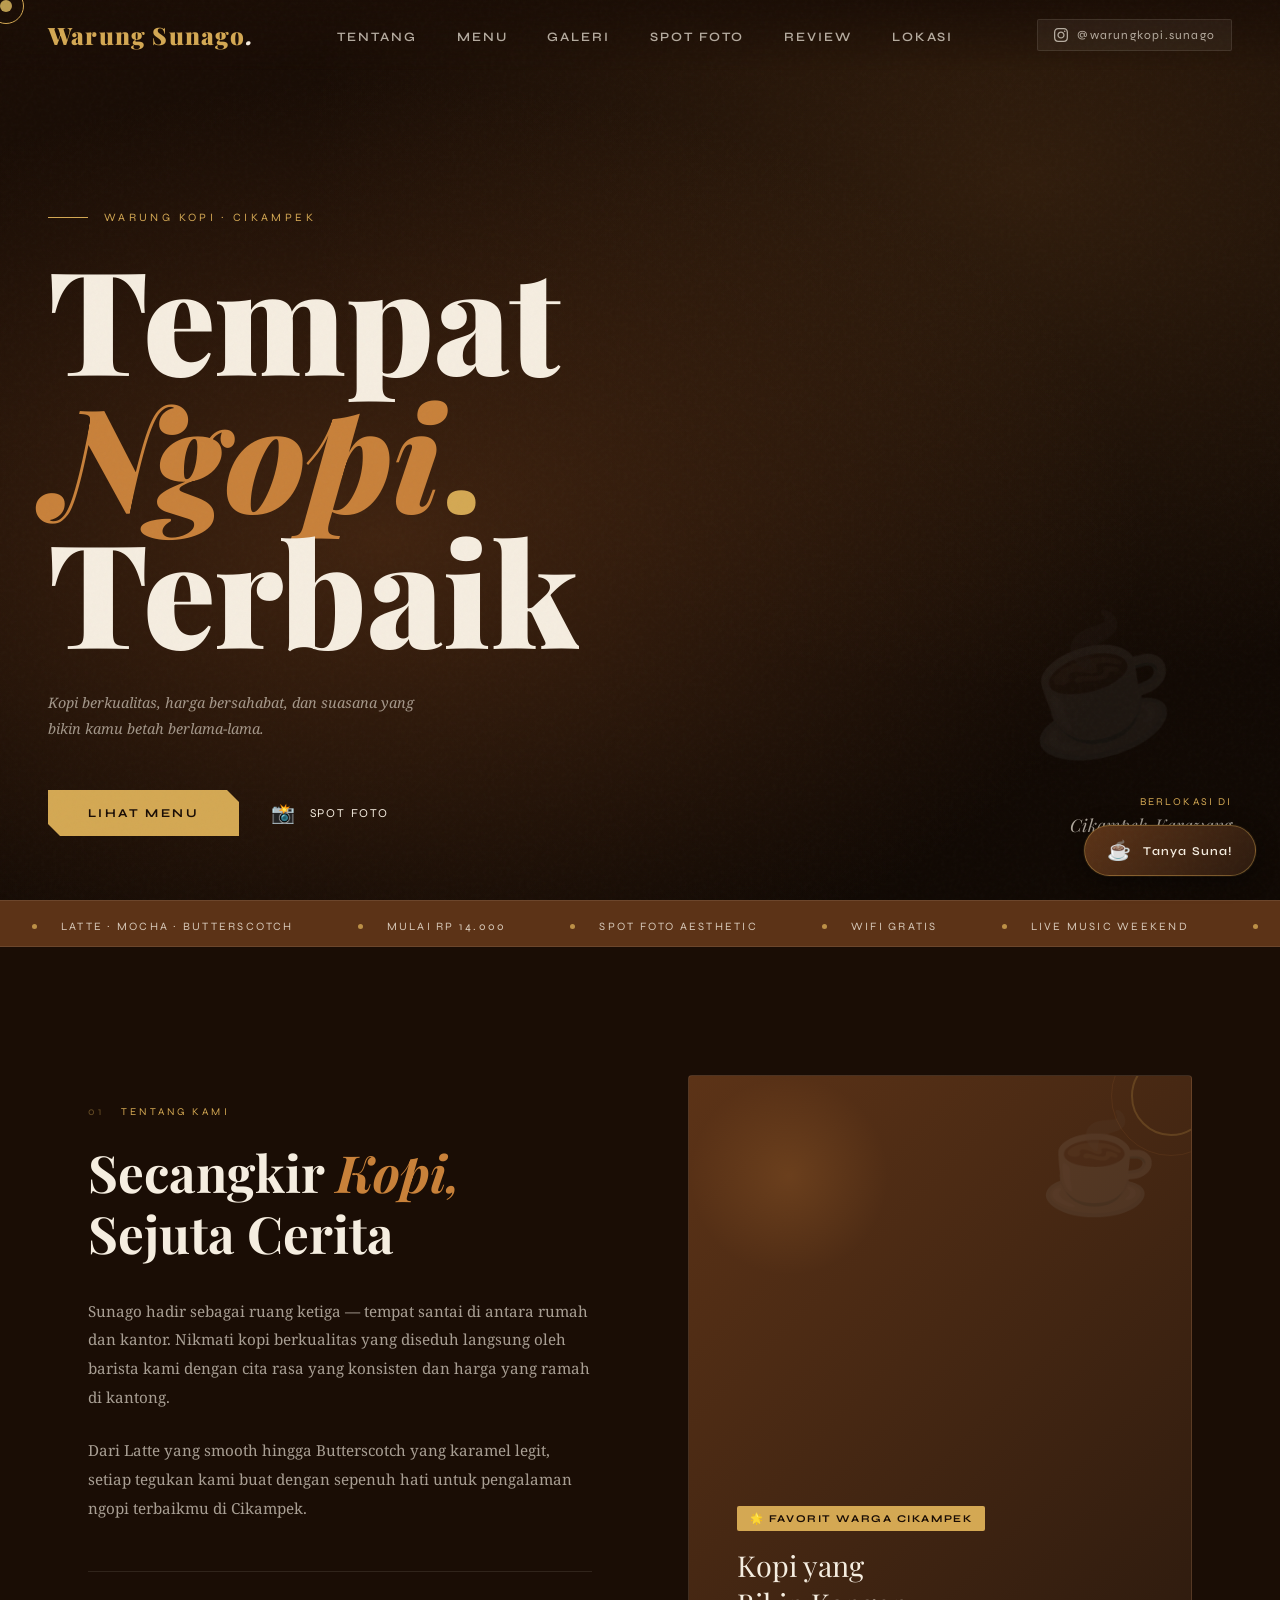
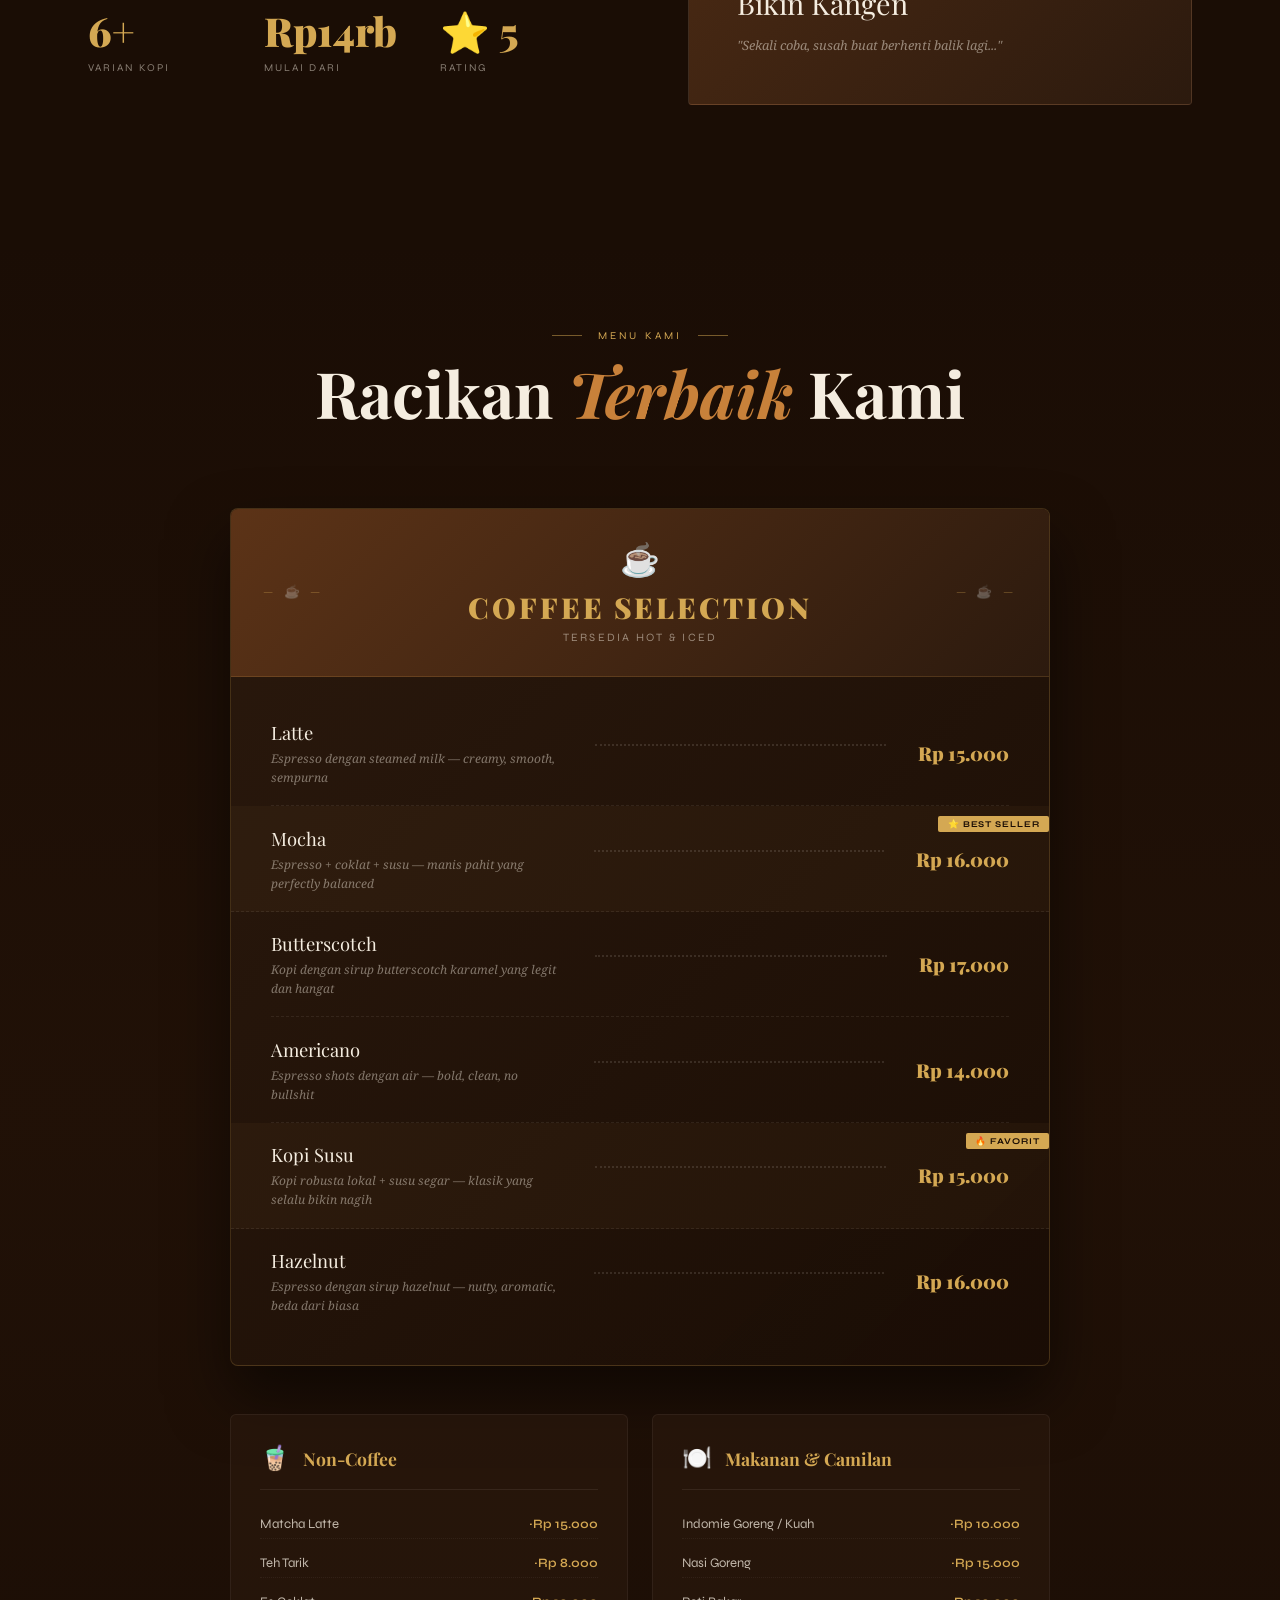
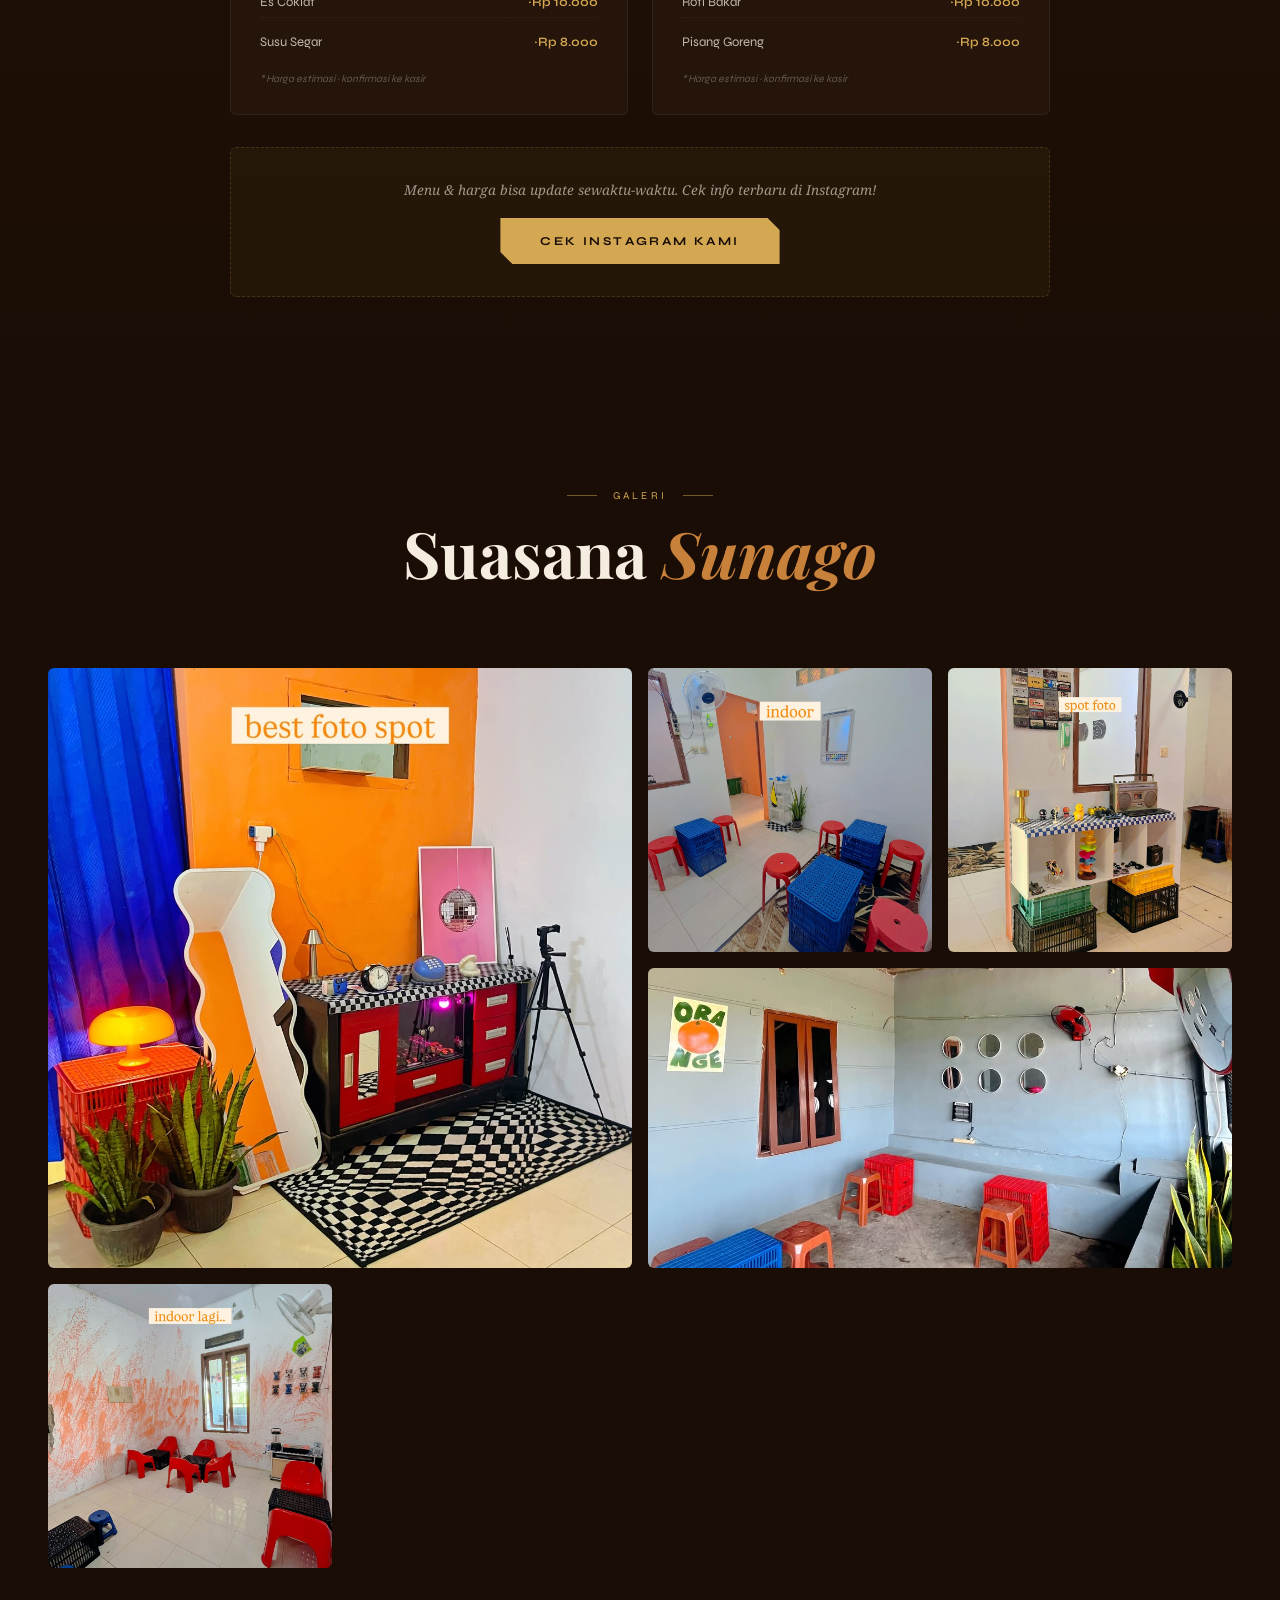
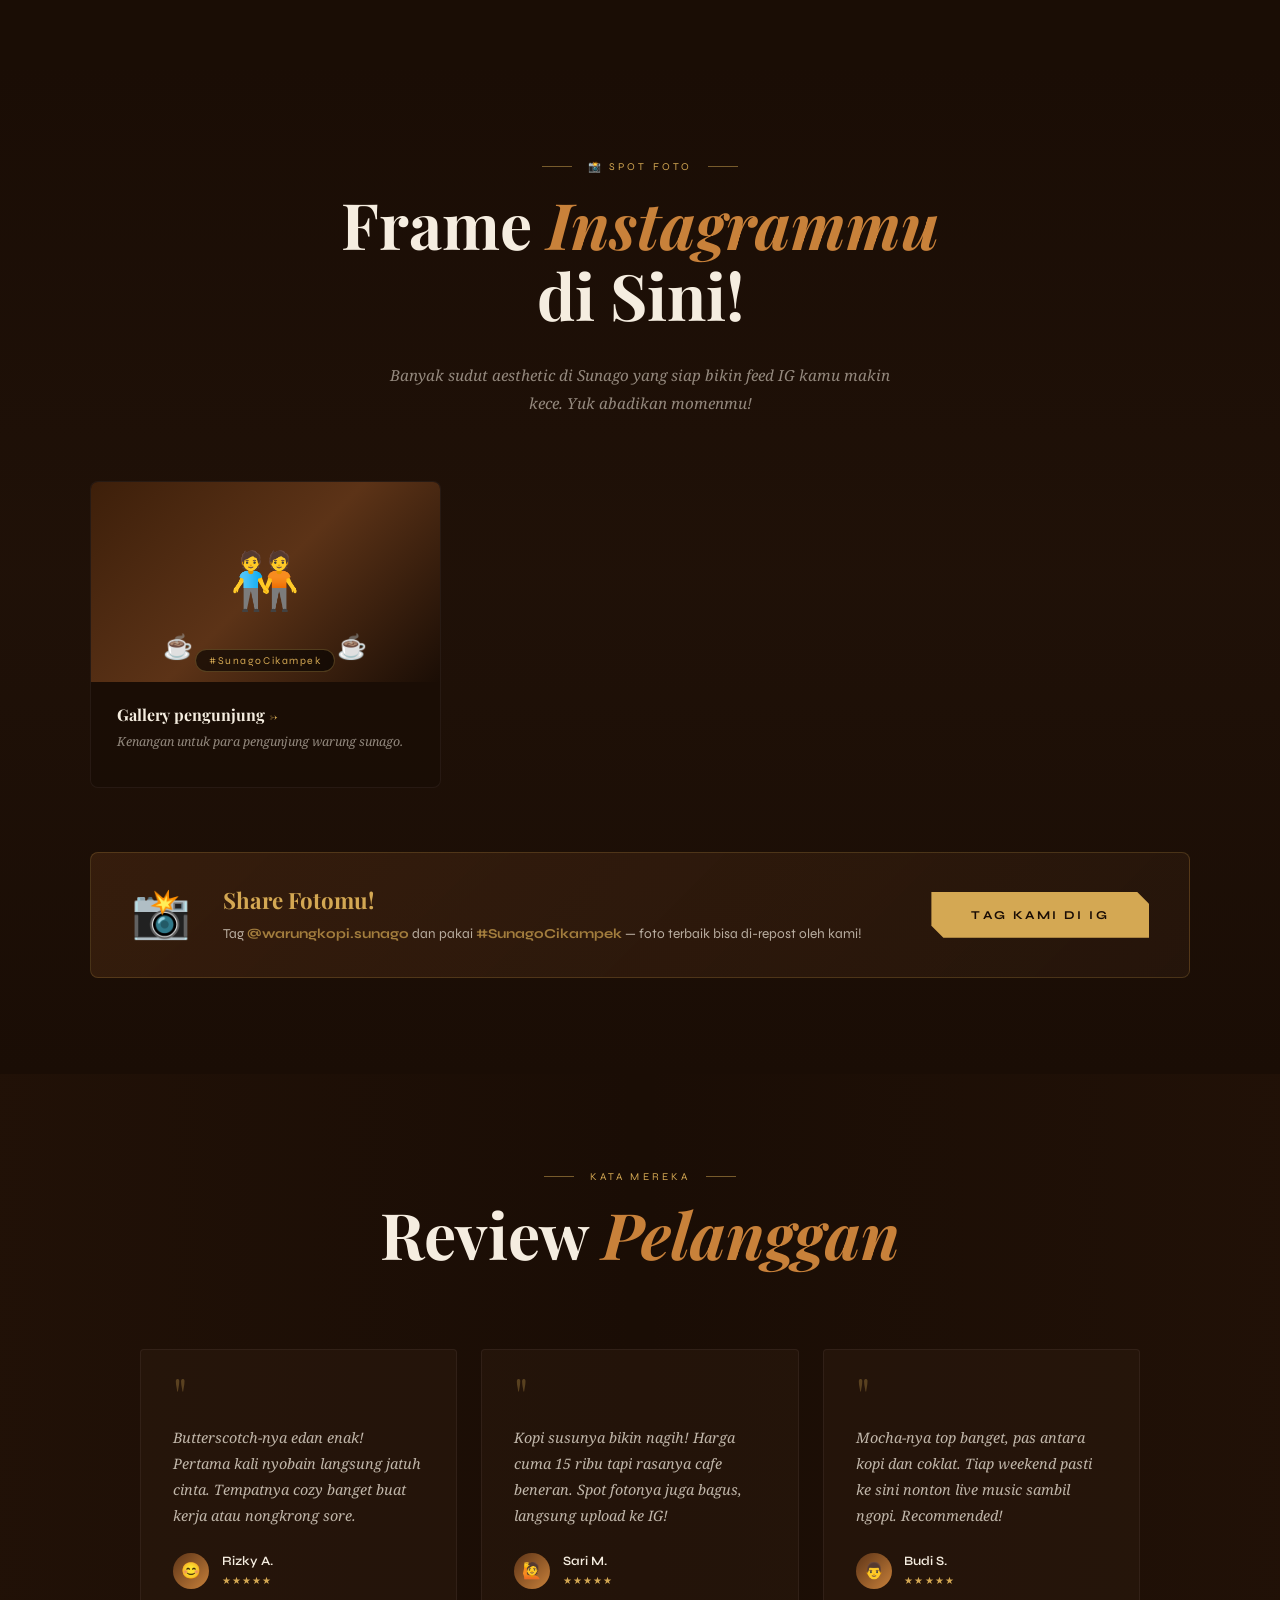
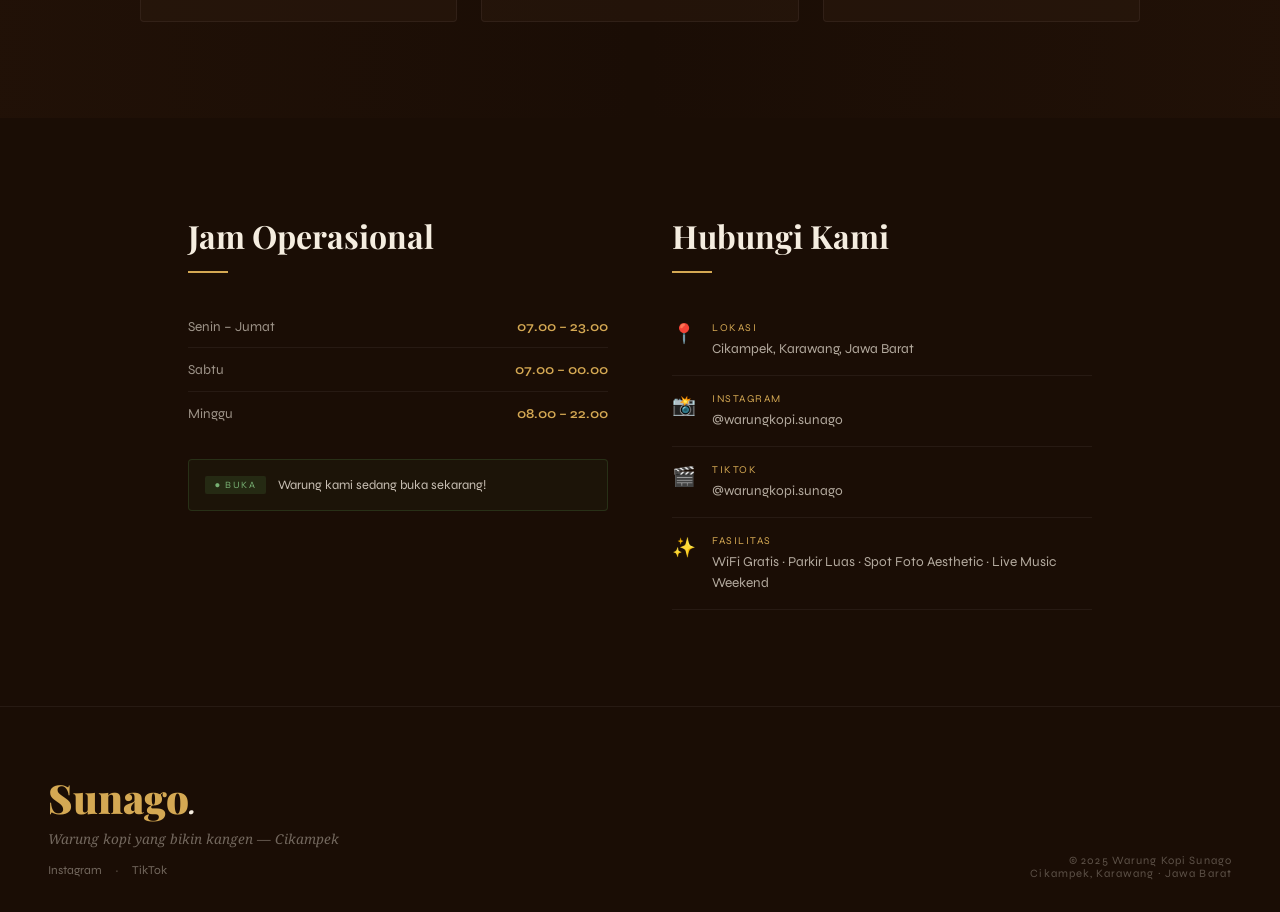
<file: index.html>
<!DOCTYPE html>
<html lang="id">
<head>
  <meta charset="UTF-8">
  <meta name="viewport" content="width=device-width, initial-scale=1.0">
  <title>Sunago. — Warung Kopi Cikampek</title>
  <link rel="preconnect" href="https://fonts.googleapis.com">
  <link href="https://fonts.googleapis.com/css2?family=Playfair+Display:ital,wght@0,700;0,900;1,700&family=Syne:wght@400;600;700&family=Noto+Serif:ital@0;1&display=swap" rel="stylesheet">
  <link rel="stylesheet" href="css/style.css">
</head>
<body>

  <div class="cursor" id="cursor"></div>
  <div class="cursor-ring" id="cursorRing"></div>

  <!-- NAV -->
  <nav id="navbar">
    <a href="#" class="nav-logo">Warung Sunago<span>.</span></a>
    <ul class="nav-links">
      <li><a href="#about">Tentang</a></li>
      <li><a href="#menu">Menu</a></li>
      <li><a href="#gallery">Galeri</a></li>
      <li><a href="./spots/spot-foto-SUPABASE-SUPABASE.html">Spot Foto</a></li>
      <li><a href="#testimoni">Review</a></li>
      <li><a href="#info">Lokasi</a></li>
    </ul>
    <a href="https://www.instagram.com/warungkopi.sunago" target="_blank" class="nav-ig">
      <svg width="14" height="14" fill="currentColor" viewBox="0 0 24 24"><path d="M12 2.163c3.204 0 3.584.012 4.85.07 3.252.148 4.771 1.691 4.919 4.919.058 1.265.069 1.645.069 4.849 0 3.205-.012 3.584-.069 4.849-.149 3.225-1.664 4.771-4.919 4.919-1.266.058-1.644.07-4.85.07-3.204 0-3.584-.012-4.849-.07-3.26-.149-4.771-1.699-4.919-4.92-.058-1.265-.07-1.644-.07-4.849 0-3.204.013-3.583.07-4.849.149-3.227 1.664-4.771 4.919-4.919 1.266-.057 1.645-.069 4.849-.069zm0-2.163c-3.259 0-3.667.014-4.947.072-4.358.2-6.78 2.618-6.98 6.98-.059 1.281-.073 1.689-.073 4.948 0 3.259.014 3.668.072 4.948.2 4.358 2.618 6.78 6.98 6.98 1.281.058 1.689.072 4.948.072 3.259 0 3.668-.014 4.948-.072 4.354-.2 6.782-2.618 6.979-6.98.059-1.28.073-1.689.073-4.948 0-3.259-.014-3.667-.072-4.947-.196-4.354-2.617-6.78-6.979-6.98-1.281-.059-1.69-.073-4.949-.073zm0 5.838c-3.403 0-6.162 2.759-6.162 6.162s2.759 6.163 6.162 6.163 6.162-2.759 6.162-6.163c0-3.403-2.759-6.162-6.162-6.162zm0 10.162c-2.209 0-4-1.79-4-4 0-2.209 1.791-4 4-4s4 1.791 4 4c0 2.21-1.791 4-4 4zm6.406-11.845c-.796 0-1.441.645-1.441 1.44s.645 1.44 1.441 1.44c.795 0 1.439-.645 1.439-1.44s-.644-1.44-1.439-1.44z"/></svg>
      @warungkopi.sunago
    </a>
    <div class="hamburger" id="hamburger"><span></span><span></span><span></span></div>
  </nav>

  <div class="mobile-menu" id="mobileMenu">
    <button class="mobile-menu-close" id="mobileClose">✕</button>
    <a href="#about">Tentang</a>
    <a href="#menu">Menu</a>
    <a href="#gallery">Galeri</a>
    <a href="./spots/spot-foto-SUPABASE.html">Spot Foto</a>
    <a href="#testimoni">Review</a>
    <a href="#info">Lokasi</a>
    <a href="https://www.instagram.com/warungkopi.sunago" target="_blank">Instagram</a>
  </div>

  <!-- HERO -->
  <section id="hero">
    <div class="hero-bg"></div>
    <div class="steam-container">
      <div class="steam"></div><div class="steam"></div><div class="steam"></div>
    </div>
    <div class="coffee-cup-decor">☕</div>
    <div class="hero-eyebrow">Warung Kopi · Cikampek</div>
    <h1 class="hero-title">Tempat<em>Ngopi<span class="hero-period">.</span></em>Terbaik</h1>
    <p class="hero-subtitle">Kopi berkualitas, harga bersahabat, dan suasana yang bikin kamu betah berlama-lama.</p>
    <div class="hero-actions">
      <a href="#menu" class="btn-primary">Lihat Menu</a>
      <a href="./spots/spot-foto-SUPABASE.html" class="btn-ghost"><span>📸</span> Spot Foto</a>
    </div>
    <div class="hero-location">
      <span class="loc-label">Berlokasi di</span>
      <span class="loc-text">Cikampek, Karawang</span>
    </div>
  </section>

  <!-- TICKER -->
  <div class="ticker">
    <div class="ticker-inner">
      <div class="ticker-item"><span class="ticker-dot"></span>Latte · Mocha · Butterscotch</div>
      <div class="ticker-item"><span class="ticker-dot"></span>Mulai Rp 14.000</div>
      <div class="ticker-item"><span class="ticker-dot"></span>Spot Foto Aesthetic</div>
      <div class="ticker-item"><span class="ticker-dot"></span>WiFi Gratis</div>
      <div class="ticker-item"><span class="ticker-dot"></span>Live Music Weekend</div>
      <div class="ticker-item"><span class="ticker-dot"></span>Buka Setiap Hari</div>
      <div class="ticker-item"><span class="ticker-dot"></span>Latte · Mocha · Butterscotch</div>
      <div class="ticker-item"><span class="ticker-dot"></span>Mulai Rp 14.000</div>
      <div class="ticker-item"><span class="ticker-dot"></span>Spot Foto Aesthetic</div>
      <div class="ticker-item"><span class="ticker-dot"></span>WiFi Gratis</div>
      <div class="ticker-item"><span class="ticker-dot"></span>Live Music Weekend</div>
      <div class="ticker-item"><span class="ticker-dot"></span>Buka Setiap Hari</div>
    </div>
  </div>

  <!-- ABOUT -->
  <section id="about">
    <div class="about-content reveal">
      <div class="about-label">Tentang Kami</div>
      <h2 class="about-heading">Secangkir <em>Kopi,</em><br>Sejuta Cerita</h2>
      <p class="about-text">Sunago hadir sebagai ruang ketiga — tempat santai di antara rumah dan kantor. Nikmati kopi berkualitas yang diseduh langsung oleh barista kami dengan cita rasa yang konsisten dan harga yang ramah di kantong.</p>
      <p class="about-text">Dari Latte yang smooth hingga Butterscotch yang karamel legit, setiap tegukan kami buat dengan sepenuh hati untuk pengalaman ngopi terbaikmu di Cikampek.</p>
      <div class="about-stats">
        <div class="stat-item"><span class="stat-num">6+</span><span class="stat-label">Varian Kopi</span></div>
        <div class="stat-item"><span class="stat-num">Rp14rb</span><span class="stat-label">Mulai Dari</span></div>
        <div class="stat-item"><span class="stat-num">⭐ 5</span><span class="stat-label">Rating</span></div>
      </div>
    </div>
    <div class="about-visual reveal">
      <div class="about-card">
        <div class="about-card-glow"></div>
        <div class="about-decor-line"></div>
        <div class="about-decor-line2"></div>
        <div class="about-card-badge">🌟 Favorit Warga Cikampek</div>
        <div class="about-card-title">Kopi yang<br>Bikin Kangen</div>
        <div class="about-card-desc">"Sekali coba, susah buat berhenti balik lagi..."</div>
      </div>
    </div>
  </section>

  <!-- MENU -->
  <section id="menu">
    <div class="section-header reveal">
      <div class="section-label">Menu Kami</div>
      <h2 class="section-title">Racikan <em>Terbaik</em> Kami</h2>
    </div>

    <div class="menu-board reveal">
      <div class="menu-board-header">
        <span class="menu-board-icon">☕</span>
        <h3 class="menu-board-title">Coffee Selection</h3>
        <p class="menu-board-sub">Tersedia Hot &amp; Iced</p>
      </div>
      <div class="menu-board-items">
        <div class="menu-board-item">
          <div class="mbi-left">
            <span class="mbi-name">Latte</span>
            <span class="mbi-desc">Espresso dengan steamed milk — creamy, smooth, sempurna</span>
          </div>
          <div class="mbi-dots"></div>
          <span class="mbi-price">Rp 15.000</span>
        </div>
        <div class="menu-board-item featured">
          <div class="mbi-badge">⭐ Best Seller</div>
          <div class="mbi-left">
            <span class="mbi-name">Mocha</span>
            <span class="mbi-desc">Espresso + coklat + susu — manis pahit yang perfectly balanced</span>
          </div>
          <div class="mbi-dots"></div>
          <span class="mbi-price">Rp 16.000</span>
        </div>
        <div class="menu-board-item">
          <div class="mbi-left">
            <span class="mbi-name">Butterscotch</span>
            <span class="mbi-desc">Kopi dengan sirup butterscotch karamel yang legit dan hangat</span>
          </div>
          <div class="mbi-dots"></div>
          <span class="mbi-price">Rp 17.000</span>
        </div>
        <div class="menu-board-item">
          <div class="mbi-left">
            <span class="mbi-name">Americano</span>
            <span class="mbi-desc">Espresso shots dengan air — bold, clean, no bullshit</span>
          </div>
          <div class="mbi-dots"></div>
          <span class="mbi-price">Rp 14.000</span>
        </div>
        <div class="menu-board-item featured">
          <div class="mbi-badge">🔥 Favorit</div>
          <div class="mbi-left">
            <span class="mbi-name">Kopi Susu</span>
            <span class="mbi-desc">Kopi robusta lokal + susu segar — klasik yang selalu bikin nagih</span>
          </div>
          <div class="mbi-dots"></div>
          <span class="mbi-price">Rp 15.000</span>
        </div>
        <div class="menu-board-item">
          <div class="mbi-left">
            <span class="mbi-name">Hazelnut</span>
            <span class="mbi-desc">Espresso dengan sirup hazelnut — nutty, aromatic, beda dari biasa</span>
          </div>
          <div class="mbi-dots"></div>
          <span class="mbi-price">Rp 16.000</span>
        </div>
      </div>
    </div>

    <div class="menu-sub-grid">
      <div class="menu-sub-card reveal">
        <div class="menu-sub-header"><span>🧋</span><h4>Non-Coffee</h4></div>
        <div class="menu-sub-items">
          <div class="msi-row"><span>Matcha Latte</span><span>~Rp 15.000</span></div>
          <div class="msi-row"><span>Teh Tarik</span><span>~Rp 8.000</span></div>
          <div class="msi-row"><span>Es Coklat</span><span>~Rp 10.000</span></div>
          <div class="msi-row"><span>Susu Segar</span><span>~Rp 8.000</span></div>
        </div>
        <div class="menu-sub-note">* Harga estimasi · konfirmasi ke kasir</div>
      </div>
      <div class="menu-sub-card reveal">
        <div class="menu-sub-header"><span>🍽️</span><h4>Makanan & Camilan</h4></div>
        <div class="menu-sub-items">
          <div class="msi-row"><span>Indomie Goreng / Kuah</span><span>~Rp 10.000</span></div>
          <div class="msi-row"><span>Nasi Goreng</span><span>~Rp 15.000</span></div>
          <div class="msi-row"><span>Roti Bakar</span><span>~Rp 10.000</span></div>
          <div class="msi-row"><span>Pisang Goreng</span><span>~Rp 8.000</span></div>
        </div>
        <div class="menu-sub-note">* Harga estimasi · konfirmasi ke kasir</div>
      </div>
    </div>

    <div class="menu-cta reveal">
      <p>Menu & harga bisa update sewaktu-waktu. Cek info terbaru di Instagram!</p>
      <a href="https://www.instagram.com/warungkopi.sunago" target="_blank" class="btn-primary">Cek Instagram Kami</a>
    </div>
  </section>

  <!-- GALLERY -->
  <section id="gallery">
    <div class="section-header reveal">
      <div class="section-label">Galeri</div>
      <h2 class="section-title">Suasana <em>Sunago</em></h2>
    </div>
    <div class="gallery-grid">
      <div class="gallery-item reveal gi-big">
        <img src="images/4.png" alt="Best Foto Spot Sunago" style="width:100%;height:100%;object-fit:cover;display:block;">
        <div class="gallery-overlay"><span>Best Foto Spot</span></div>
      </div>
      <div class="gallery-item reveal">
        <img src="images/1.png" alt="Indoor Sunago" style="width:100%;height:100%;object-fit:cover;display:block;">
        <div class="gallery-overlay"><span>Indoor — Ruang Tamu</span></div>
      </div>
      <div class="gallery-item reveal">
        <img src="images/3.png" alt="Spot Foto Retro Sunago" style="width:100%;height:100%;object-fit:cover;display:block;">
        <div class="gallery-overlay"><span>Spot Foto Retro</span></div>
      </div>
      <div class="gallery-item reveal gi-wide">
        <img src="images/5.png" alt="Outdoor Sunago" style="width:100%;height:100%;object-fit:cover;display:block;">
        <div class="gallery-overlay"><span>Area Outdoor</span></div>
      </div>
      <div class="gallery-item reveal">
        <img src="images/2.png" alt="Indoor Dinding Artistik Sunago" style="width:100%;height:100%;object-fit:cover;display:block;">
        <div class="gallery-overlay"><span>Indoor — Dinding Artistik</span></div>
      </div>
    </div>
  </section>

  <!-- SPOT FOTO / SELFIE SECTION -->
  <section id="foto">
    <div class="section-header reveal">
      <div class="section-label">📸 Spot Foto</div>
      <h2 class="section-title">Frame <em>Instagrammu</em><br>di Sini!</h2>
    </div>
    <p class="section-desc reveal">Banyak sudut aesthetic di Sunago yang siap bikin feed IG kamu makin kece. Yuk abadikan momenmu!</p>

    <div class="foto-grid">
      <a href="spots/spot-foto-SUPABASE.html" class="foto-card reveal" style="text-decoration:none;display:block;">
        <div class="foto-frame frame-1">
          <div class="foto-scene">
            <div class="foto-person">🧑‍🤝‍🧑</div>
            <div class="foto-props"><div class="foto-cup cup-1">☕</div><div class="foto-cup cup-2">☕</div></div>
          </div>
          <div class="foto-tag">#SunagoCikampek</div>
        </div>
        <div class="foto-info">
          <h4 class="foto-spot-name">Gallery pengunjung <span style="color:var(--gold);font-size:0.8rem">→</span></h4>
          <p class="foto-spot-desc">Kenangan untuk para pengunjung warung sunago.</p>
        </div>
      </a>
    </div>

    <div class="tag-us-cta reveal">
      <div class="tag-us-inner">
        <div class="tag-us-icon">📸</div>
        <div class="tag-us-text">
          <h3>Share Fotomu!</h3>
          <p>Tag <strong>@warungkopi.sunago</strong> dan pakai <strong>#SunagoCikampek</strong> — foto terbaik bisa di-repost oleh kami!</p>
        </div>
        <a href="https://www.instagram.com/warungkopi.sunago" target="_blank" class="btn-primary">Tag Kami di IG</a>
      </div>
    </div>
  </section>

  <!-- TESTIMONI -->
  <section id="testimoni">
    <div class="section-header reveal">
      <div class="section-label">Kata Mereka</div>
      <h2 class="section-title">Review <em>Pelanggan</em></h2>
    </div>
    <div class="testi-grid">
      <div class="testi-card reveal">
        <span class="testi-quote">"</span>
        <p class="testi-text">Butterscotch-nya edan enak! Pertama kali nyobain langsung jatuh cinta. Tempatnya cozy banget buat kerja atau nongkrong sore.</p>
        <div class="testi-author"><div class="testi-avatar">😊</div><div><span class="testi-name">Rizky A.</span><span class="testi-stars">★★★★★</span></div></div>
      </div>
      <div class="testi-card reveal">
        <span class="testi-quote">"</span>
        <p class="testi-text">Kopi susunya bikin nagih! Harga cuma 15 ribu tapi rasanya cafe beneran. Spot fotonya juga bagus, langsung upload ke IG!</p>
        <div class="testi-author"><div class="testi-avatar">🙋</div><div><span class="testi-name">Sari M.</span><span class="testi-stars">★★★★★</span></div></div>
      </div>
      <div class="testi-card reveal">
        <span class="testi-quote">"</span>
        <p class="testi-text">Mocha-nya top banget, pas antara kopi dan coklat. Tiap weekend pasti ke sini nonton live music sambil ngopi. Recommended!</p>
        <div class="testi-author"><div class="testi-avatar">👨</div><div><span class="testi-name">Budi S.</span><span class="testi-stars">★★★★★</span></div></div>
      </div>
    </div>
  </section>

  <!-- INFO -->
  <section id="info">
    <div class="info-block reveal">
      <h3 class="info-title">Jam Operasional</h3>
      <ul class="hours-list">
        <li class="hours-item"><span class="hours-day">Senin – Jumat</span><span class="hours-time">07.00 – 23.00</span></li>
        <li class="hours-item"><span class="hours-day">Sabtu</span><span class="hours-time">07.00 – 00.00</span></li>
        <li class="hours-item"><span class="hours-day">Minggu</span><span class="hours-time">08.00 – 22.00</span></li>
      </ul>
      <div class="status-bar"><span class="hours-status status-open">● Buka</span><span>Warung kami sedang buka sekarang!</span></div>
    </div>
    <div class="info-block reveal">
      <h3 class="info-title">Hubungi Kami</h3>
      <div class="contact-item"><span class="contact-icon">📍</span><div><span class="contact-label">Lokasi</span><span class="contact-value">Cikampek, Karawang, Jawa Barat</span></div></div>
      <div class="contact-item"><span class="contact-icon">📸</span><div><span class="contact-label">Instagram</span><span class="contact-value"><a href="https://www.instagram.com/warungkopi.sunago" target="_blank">@warungkopi.sunago</a></span></div></div>
      <div class="contact-item"><span class="contact-icon">🎬</span><div><span class="contact-label">TikTok</span><span class="contact-value"><a href="https://www.tiktok.com/@warungkopi.sunago" target="_blank">@warungkopi.sunago</a></span></div></div>
      <div class="contact-item"><span class="contact-icon">✨</span><div><span class="contact-label">Fasilitas</span><span class="contact-value">WiFi Gratis · Parkir Luas · Spot Foto Aesthetic · Live Music Weekend</span></div></div>
    </div>
  </section>

  <footer>
    <div class="footer-inner">
      <div>
        <div class="footer-logo">Sunago<span>.</span></div>
        <div class="footer-tagline">Warung kopi yang bikin kangen — Cikampek</div>
        <div class="footer-socials">
          <a href="https://www.instagram.com/warungkopi.sunago" target="_blank">Instagram</a>
          <span>·</span>
          <a href="https://www.tiktok.com/@warungkopi.sunago" target="_blank">TikTok</a>
        </div>
      </div>
      <div class="footer-copy">© 2025 Warung Kopi Sunago<br>Cikampek, Karawang · Jawa Barat</div>
    </div>
  </footer>

  <button class="scroll-top" id="scrollTop">↑</button>

  <!-- AI AGENT -->
  <div class="ai-widget" id="aiWidget">
    <button class="ai-toggle" id="aiToggle">
      <span class="ai-toggle-icon">☕</span>
      <span class="ai-toggle-label">Tanya Suna!</span>
    </button>
    <div class="ai-panel" id="aiPanel">
      <div class="ai-header">
        <div class="ai-header-info">
          <div class="ai-avatar-sm">☕</div>
          <div>
            <div class="ai-name">Suna — AI Assistant</div>
            <div class="ai-status"><span class="ai-dot"></span>Online sekarang</div>
          </div>
        </div>
        <button class="ai-close" id="aiClose">✕</button>
      </div>
      <div class="ai-messages" id="aiMessages">
        <div class="ai-msg bot">
          <div class="ai-bubble">Halo! Saya <strong>Suna</strong>, asisten virtual Warung Kopi Sunago ☕<br><br>Mau tanya soal menu, harga, lokasi, atau spot foto? Tanya aja!</div>
        </div>
        <div class="ai-quick-replies" id="quickReplies">
          <button class="quick-btn">Menu kopi apa aja?</button>
          <button class="quick-btn">Latte harganya berapa?</button>
          <button class="quick-btn">Jam berapa buka?</button>
          <button class="quick-btn">Ada spot foto?</button>
        </div>
      </div>
      <div class="ai-typing" id="aiTyping" style="display:none"><span></span><span></span><span></span></div>
      <div class="ai-input-area">
        <input type="text" id="aiInput" class="ai-input" placeholder="Ketik pesanmu...">
        <button class="ai-send" id="aiSend">
          <svg width="16" height="16" fill="none" stroke="currentColor" stroke-width="2" viewBox="0 0 24 24"><path d="M22 2L11 13M22 2L15 22l-4-9-9-4 20-7z"/></svg>
        </button>
      </div>
    </div>
  </div>

  <script src="js/main.js"></script>
  <script src="js/agent.js"></script>
</body>
</html>
</file>
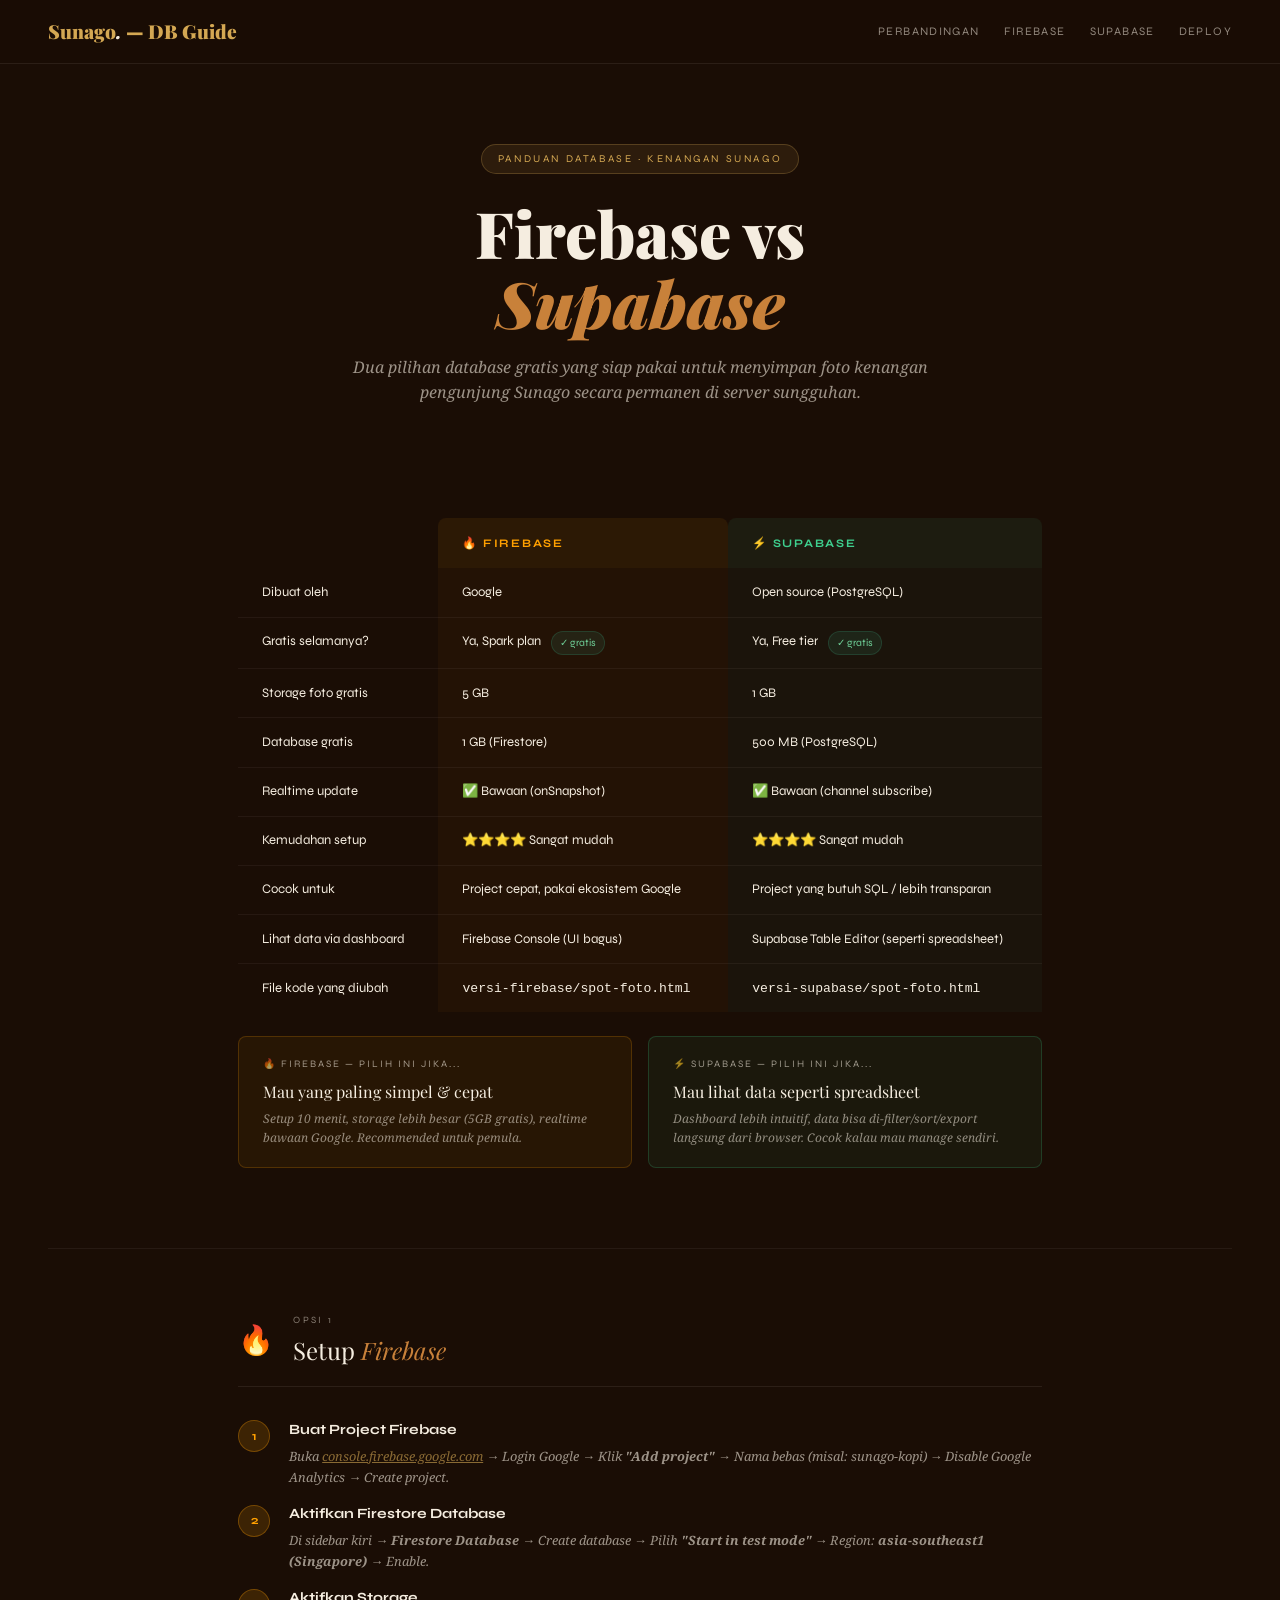
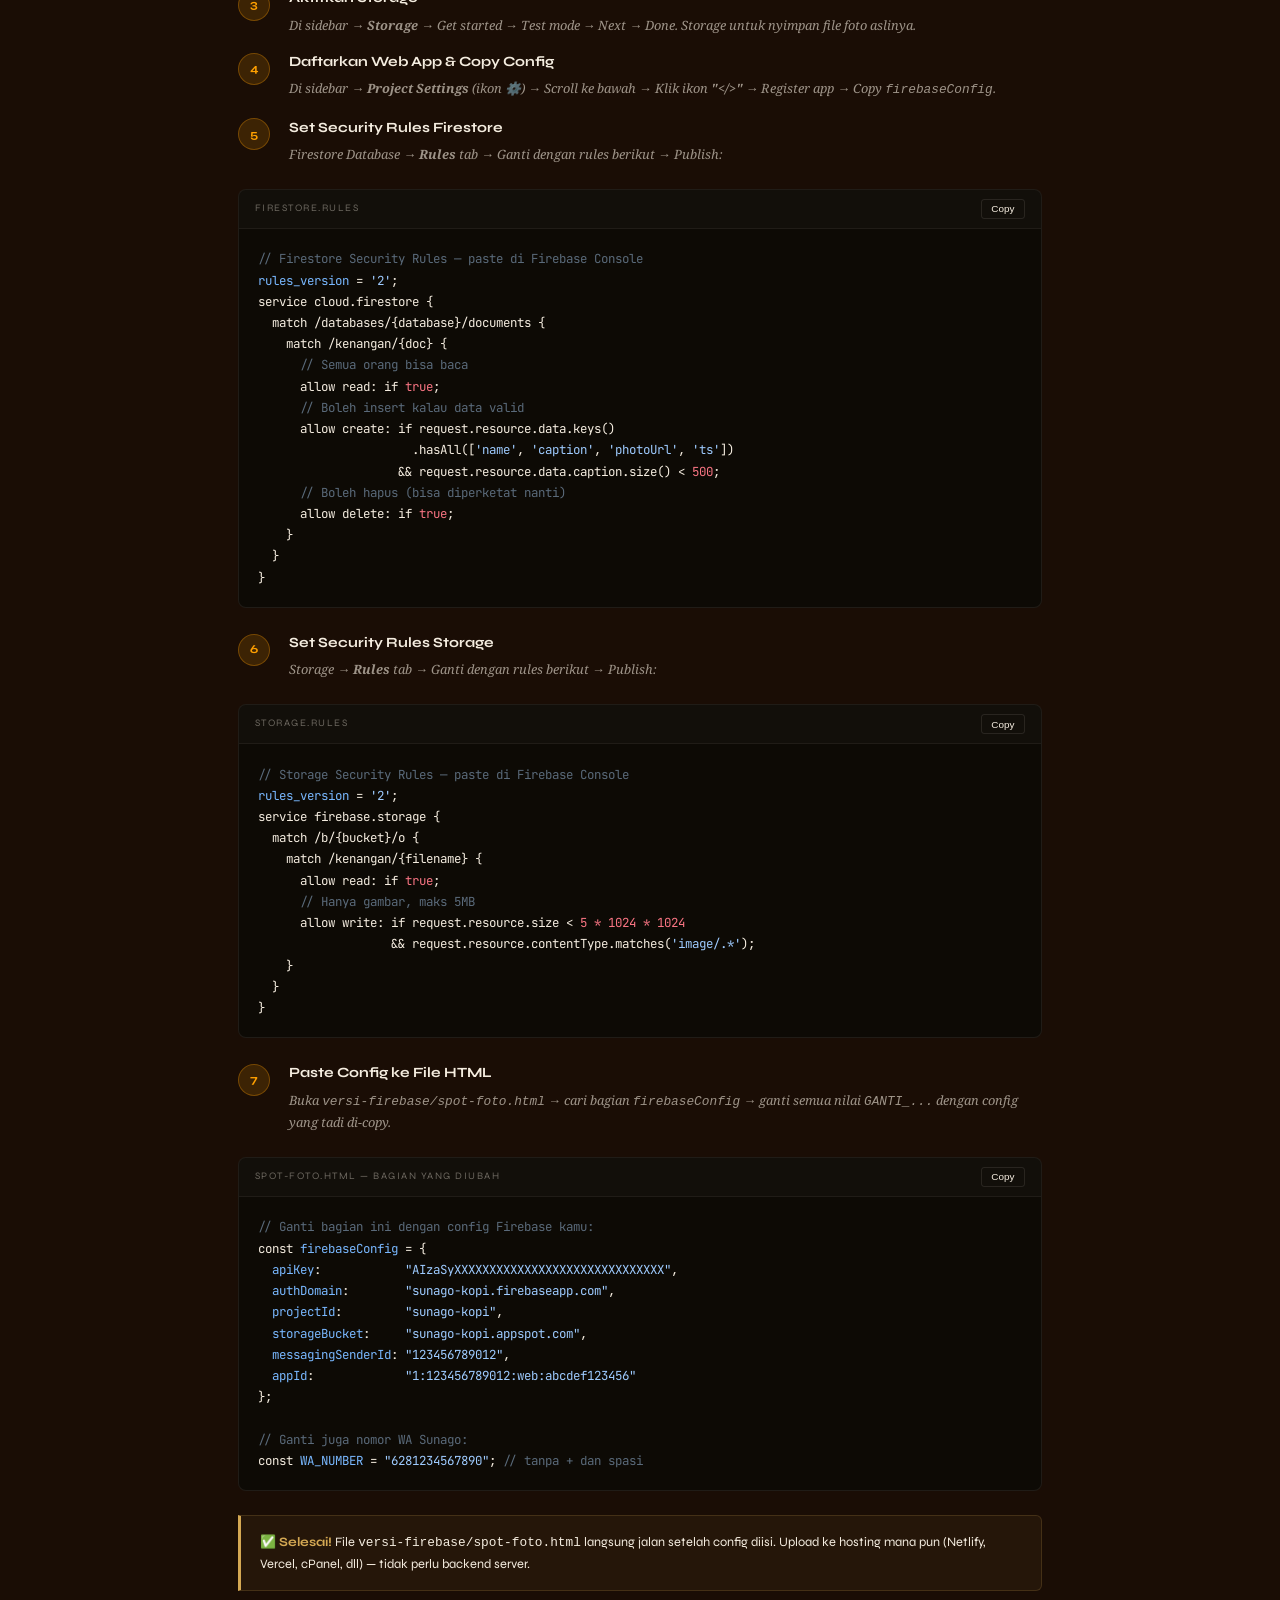
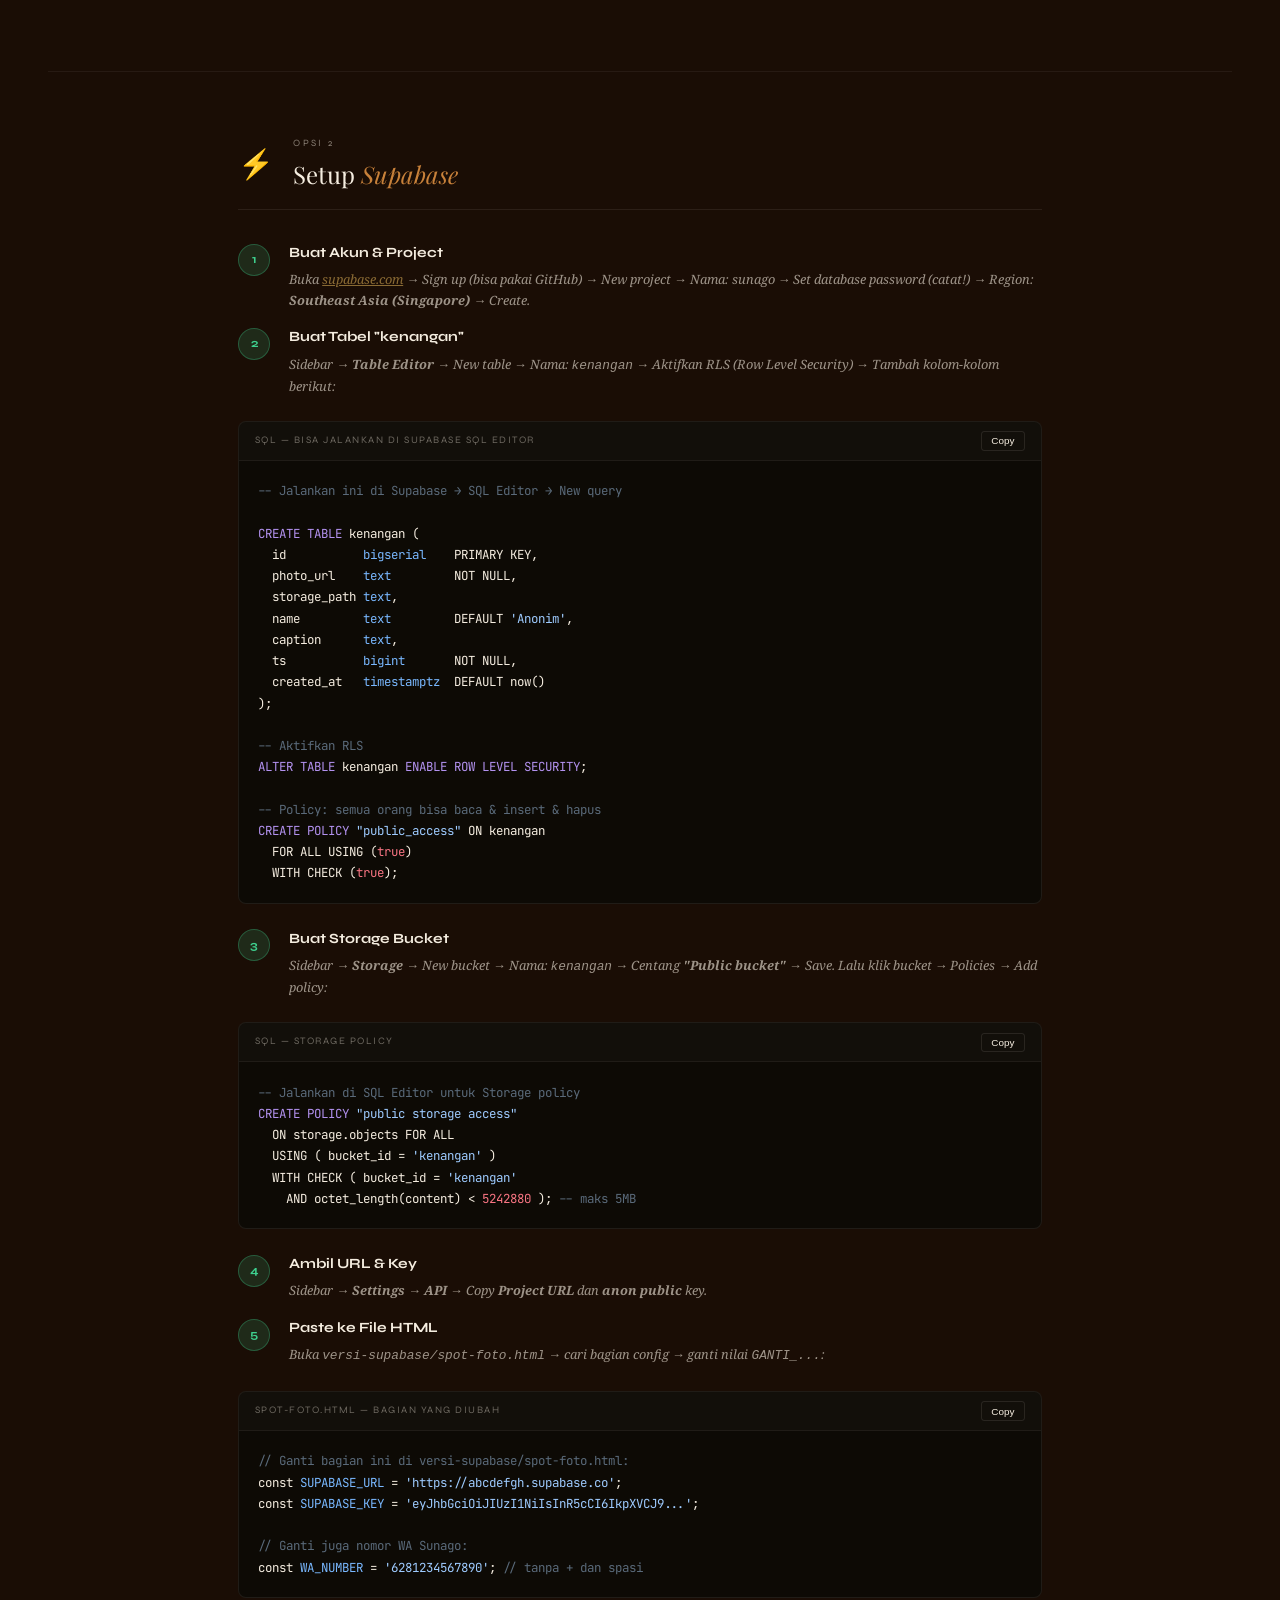
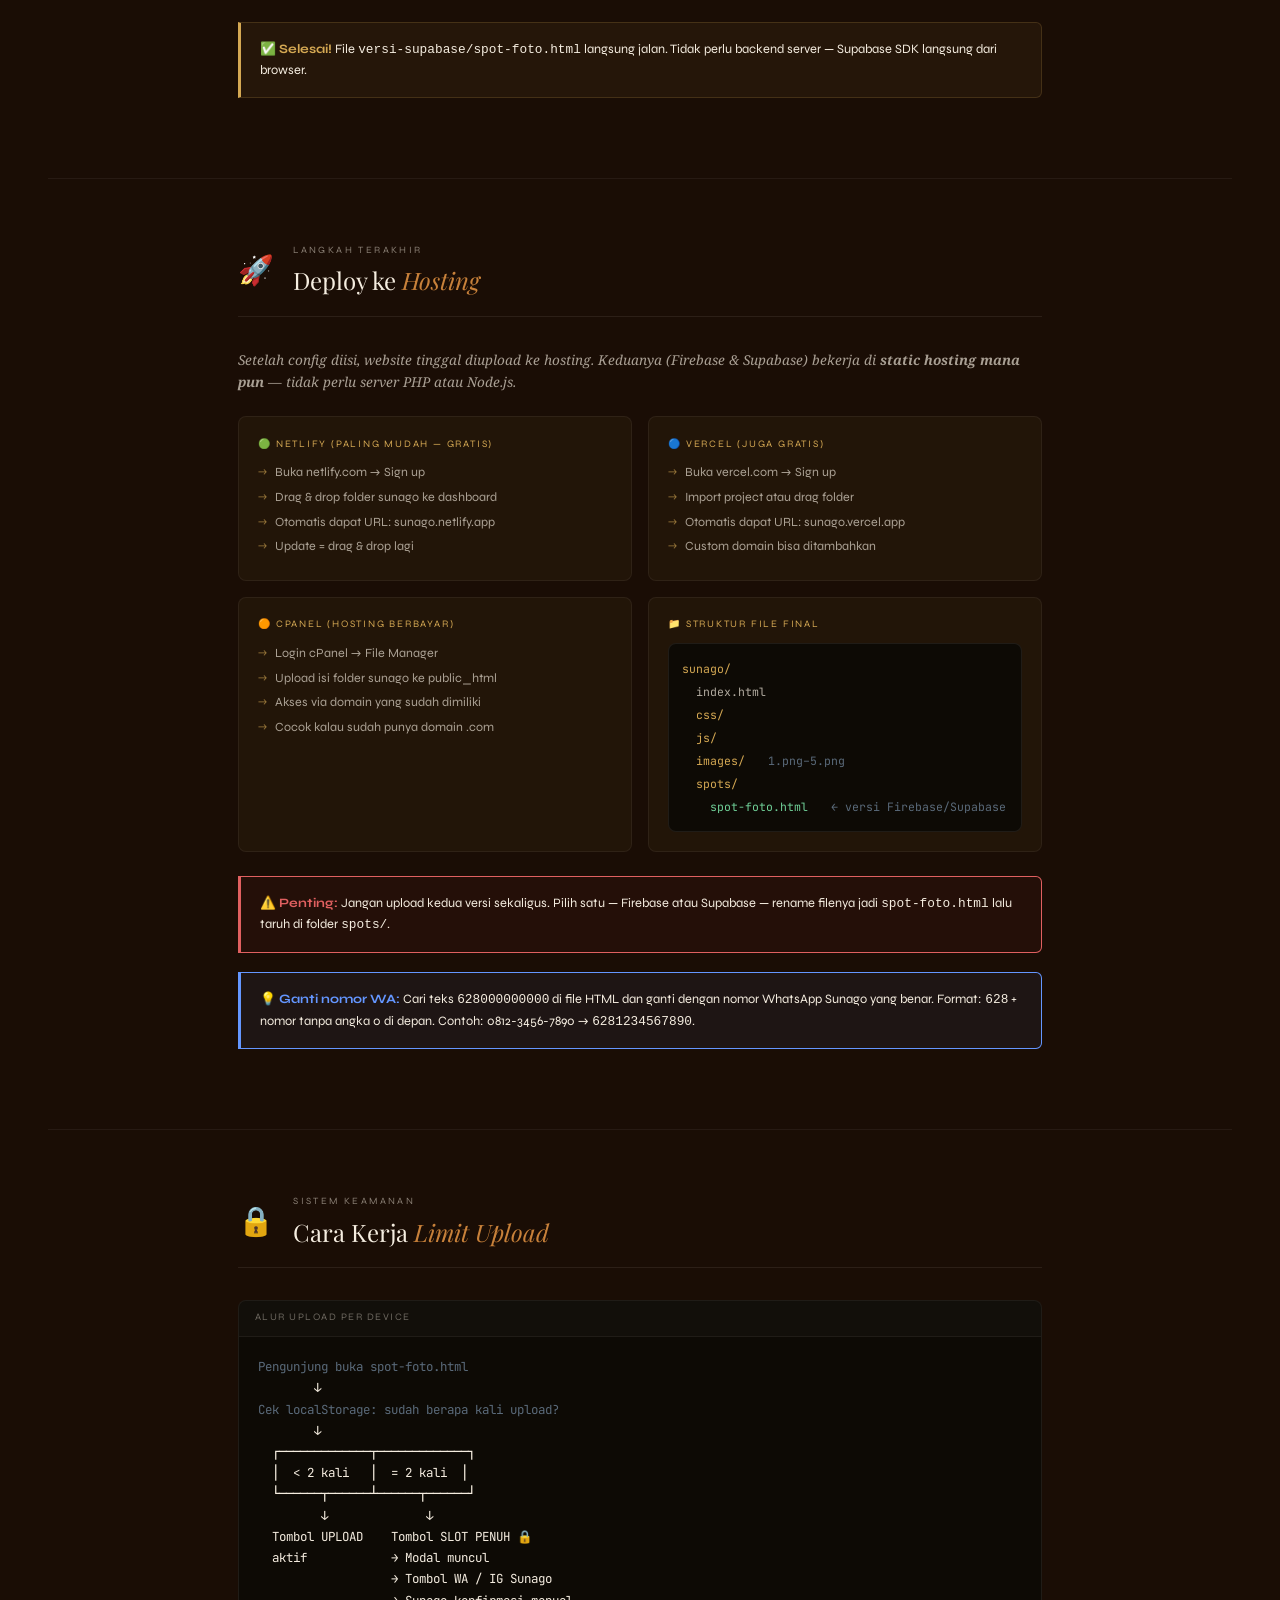
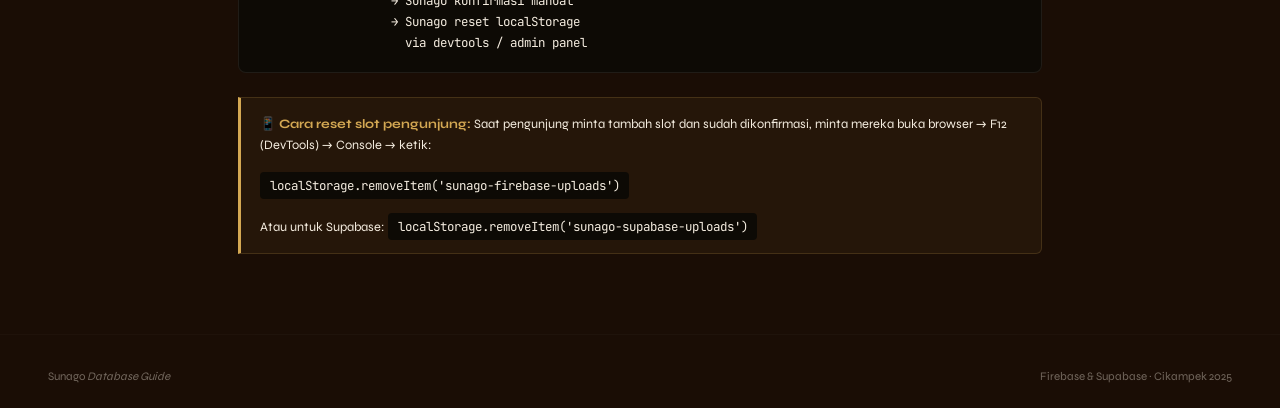
<file: sunago-database-guide/PANDUAN-DATABASE.html>
<!DOCTYPE html>
<html lang="id">
<head>
  <meta charset="UTF-8">
  <meta name="viewport" content="width=device-width, initial-scale=1.0">
  <title>Panduan Database — Kenangan Sunago</title>
  <link href="https://fonts.googleapis.com/css2?family=Playfair+Display:ital,wght@0,700;0,900;1,700&family=Syne:wght@400;600;700;800&family=Noto+Serif:ital@0;1&family=JetBrains+Mono:wght@400;600&display=swap" rel="stylesheet">
  <style>
    :root {
      --cream: #f5ede0; --gold: #d4a853; --caramel: #c8813a;
      --espresso: #1a0d05; --brown-mid: #5c3317; --brown-light: #7a4522;
      --green: #2d6a4f; --blue: #1a4a7a; --surface: #221508;
    }
    *, *::before, *::after { margin:0; padding:0; box-sizing:border-box; }
    html { scroll-behavior: smooth; }
    body { background: var(--espresso); color: var(--cream); font-family: 'Syne', sans-serif; line-height: 1.6; }

    /* NAV */
    nav { position: sticky; top:0; z-index:100; background: rgba(26,13,5,0.97); backdrop-filter: blur(8px); border-bottom: 1px solid rgba(245,237,224,0.08); padding: 1rem 3rem; display: flex; align-items: center; justify-content: space-between; }
    .nav-logo { font-family: 'Playfair Display', serif; font-size: 1.2rem; font-weight: 900; color: var(--gold); }
    .nav-logo em { color: var(--cream); font-style: italic; }
    .nav-links { display: flex; gap: 1.5rem; }
    .nav-links a { color: var(--cream); text-decoration: none; font-size: 0.72rem; letter-spacing: 0.12em; text-transform: uppercase; opacity: 0.55; transition: opacity 0.2s; }
    .nav-links a:hover { opacity: 1; color: var(--gold); }

    /* HERO */
    .hero { padding: 5rem 3rem 4rem; max-width: 900px; margin: 0 auto; text-align: center; }
    .hero-badge { display: inline-block; background: rgba(212,168,83,0.1); border: 1px solid rgba(212,168,83,0.25); color: var(--gold); font-size: 0.65rem; letter-spacing: 0.25em; text-transform: uppercase; padding: 0.35rem 1rem; border-radius: 50px; margin-bottom: 1.5rem; }
    .hero h1 { font-family: 'Playfair Display', serif; font-size: clamp(2rem, 5vw, 4rem); font-weight: 900; line-height: 1.1; margin-bottom: 1rem; }
    .hero h1 em { color: var(--caramel); font-style: italic; }
    .hero p { font-family: 'Noto Serif', serif; font-style: italic; font-size: 1rem; opacity: 0.6; max-width: 580px; margin: 0 auto 3rem; }

    /* COMPARISON TABLE */
    .compare-wrap { max-width: 900px; margin: 0 auto 5rem; padding: 0 3rem; }
    .compare-table { width: 100%; border-collapse: collapse; }
    .compare-table th { padding: 1rem 1.5rem; font-size: 0.72rem; letter-spacing: 0.15em; text-transform: uppercase; text-align: left; }
    .compare-table th:first-child { color: var(--cream); opacity: 0.4; }
    .th-firebase { background: rgba(255,160,0,0.08); border-radius: 8px 8px 0 0; color: #FFA000; }
    .th-supabase { background: rgba(62,207,142,0.08); border-radius: 8px 8px 0 0; color: #3ECF8E; }
    .compare-table td { padding: 0.85rem 1.5rem; font-size: 0.82rem; border-bottom: 1px solid rgba(245,237,224,0.05); vertical-align: top; }
    .compare-table tr:last-child td { border-bottom: none; }
    .compare-table td:nth-child(2) { background: rgba(255,160,0,0.04); }
    .compare-table td:nth-child(3) { background: rgba(62,207,142,0.04); }
    .badge-good { display: inline-block; background: rgba(45,106,79,0.2); border: 1px solid rgba(45,106,79,0.4); color: #6fcf97; font-size: 0.65rem; padding: 0.15rem 0.5rem; border-radius: 50px; margin-left: 0.4rem; }
    .badge-ok { display: inline-block; background: rgba(212,168,83,0.1); border: 1px solid rgba(212,168,83,0.3); color: var(--gold); font-size: 0.65rem; padding: 0.15rem 0.5rem; border-radius: 50px; margin-left: 0.4rem; }
    .verdict { display: flex; gap: 1rem; margin-top: 1.5rem; }
    .verdict-card { flex: 1; border-radius: 8px; padding: 1.2rem 1.5rem; }
    .verdict-firebase { background: rgba(255,160,0,0.06); border: 1px solid rgba(255,160,0,0.2); }
    .verdict-supabase { background: rgba(62,207,142,0.06); border: 1px solid rgba(62,207,142,0.2); }
    .verdict-label { font-size: 0.62rem; letter-spacing: 0.2em; text-transform: uppercase; opacity: 0.6; margin-bottom: 0.4rem; }
    .verdict-title { font-family: 'Playfair Display', serif; font-size: 1rem; margin-bottom: 0.3rem; }
    .verdict-sub { font-size: 0.75rem; opacity: 0.55; font-family: 'Noto Serif', serif; font-style: italic; }

    /* SECTION */
    .section { max-width: 900px; margin: 0 auto 5rem; padding: 0 3rem; }
    .section-header { display: flex; align-items: center; gap: 1.2rem; margin-bottom: 2rem; padding-bottom: 1rem; border-bottom: 1px solid rgba(245,237,224,0.08); }
    .section-icon { font-size: 1.8rem; }
    .section-eyebrow { font-size: 0.6rem; letter-spacing: 0.25em; text-transform: uppercase; opacity: 0.5; margin-bottom: 0.2rem; }
    .section-title { font-family: 'Playfair Display', serif; font-size: 1.5rem; }
    .section-title em { color: var(--caramel); font-style: italic; }

    /* STEPS */
    .steps { display: flex; flex-direction: column; gap: 1rem; }
    .step { display: flex; gap: 1.2rem; align-items: flex-start; }
    .step-num { width: 32px; height: 32px; border-radius: 50%; display: flex; align-items: center; justify-content: center; font-size: 0.75rem; font-weight: 700; flex-shrink: 0; margin-top: 0.1rem; }
    .step-num.firebase { background: rgba(255,160,0,0.15); color: #FFA000; border: 1px solid rgba(255,160,0,0.3); }
    .step-num.supabase { background: rgba(62,207,142,0.15); color: #3ECF8E; border: 1px solid rgba(62,207,142,0.3); }
    .step-body {}
    .step-title { font-weight: 700; font-size: 0.88rem; margin-bottom: 0.3rem; }
    .step-desc { font-size: 0.8rem; opacity: 0.6; font-family: 'Noto Serif', serif; font-style: italic; line-height: 1.6; }
    .step-desc a { color: var(--gold); }

    /* CODE BLOCK */
    .code-block { background: #0d0a05; border: 1px solid rgba(245,237,224,0.08); border-radius: 8px; margin: 1.5rem 0; overflow: hidden; }
    .code-header { display: flex; align-items: center; justify-content: space-between; padding: 0.6rem 1rem; border-bottom: 1px solid rgba(245,237,224,0.06); background: rgba(245,237,224,0.02); }
    .code-lang { font-size: 0.62rem; letter-spacing: 0.15em; text-transform: uppercase; opacity: 0.4; }
    .code-copy { background: none; border: 1px solid rgba(245,237,224,0.1); color: var(--cream); font-size: 0.62rem; padding: 0.2rem 0.6rem; border-radius: 3px; cursor: pointer; transition: all 0.2s; }
    .code-copy:hover { border-color: var(--gold); color: var(--gold); }
    pre { padding: 1.2rem; overflow-x: auto; font-family: 'JetBrains Mono', monospace; font-size: 0.78rem; line-height: 1.7; }
    .c-comment { color: #5a6a7a; }
    .c-key { color: #79b8ff; }
    .c-str { color: #9ecbff; }
    .c-val { color: #f97583; }
    .c-fn { color: #b392f0; }
    .c-gold { color: var(--gold); }

    /* NOTE BOX */
    .note { background: rgba(212,168,83,0.06); border: 1px solid rgba(212,168,83,0.18); border-left: 3px solid var(--gold); border-radius: 0 6px 6px 0; padding: 1rem 1.2rem; margin: 1.2rem 0; font-size: 0.8rem; line-height: 1.6; }
    .note strong { color: var(--gold); }
    .warn { background: rgba(200,60,60,0.06); border-color: #e06060; border-left-color: #e06060; }
    .warn strong { color: #e06060; }
    .info { background: rgba(100,150,255,0.06); border-color: #6496ff; border-left-color: #6496ff; }
    .info strong { color: #6496ff; }

    /* FILE LIST */
    .file-tree { background: #0d0a05; border: 1px solid rgba(245,237,224,0.08); border-radius: 8px; padding: 1.2rem 1.5rem; font-family: 'JetBrains Mono', monospace; font-size: 0.78rem; line-height: 2; }
    .ft-dir { color: var(--gold); }
    .ft-file { color: var(--cream); opacity: 0.7; }
    .ft-new { color: #6fcf97; }
    .ft-note { color: #5a6a7a; margin-left: 1rem; }

    /* DIVIDER */
    .divider { border: none; border-top: 1px solid rgba(245,237,224,0.06); margin: 4rem 3rem; }

    /* QUICK REF */
    .quick-ref { display: grid; grid-template-columns: 1fr 1fr; gap: 1rem; margin-top: 1.5rem; }
    .qr-card { background: var(--surface); border: 1px solid rgba(245,237,224,0.06); border-radius: 8px; padding: 1.2rem; }
    .qr-label { font-size: 0.62rem; letter-spacing: 0.18em; text-transform: uppercase; color: var(--gold); margin-bottom: 0.6rem; display: block; }
    .qr-item { font-size: 0.78rem; opacity: 0.65; display: flex; align-items: center; gap: 0.5rem; margin-bottom: 0.3rem; }
    .qr-item::before { content: '→'; color: var(--gold); font-size: 0.7rem; }

    footer { border-top: 1px solid rgba(245,237,224,0.06); padding: 2rem 3rem; display: flex; justify-content: space-between; align-items: center; opacity: 0.4; font-size: 0.72rem; }

    @media(max-width:700px) {
      nav { padding: 1rem 1.5rem; } .nav-links { display: none; }
      .hero, .compare-wrap, .section { padding-left: 1.5rem; padding-right: 1.5rem; }
      .divider { margin: 3rem 1.5rem; }
      .verdict { flex-direction: column; }
      .quick-ref { grid-template-columns: 1fr; }
      footer { padding: 1.5rem; }
    }
  </style>
</head>
<body>

<nav>
  <div class="nav-logo">Sunago<em>.</em> — DB Guide</div>
  <div class="nav-links">
    <a href="#compare">Perbandingan</a>
    <a href="#firebase">Firebase</a>
    <a href="#supabase">Supabase</a>
    <a href="#deploy">Deploy</a>
  </div>
</nav>

<!-- HERO -->
<div class="hero">
  <div class="hero-badge">Panduan Database · Kenangan Sunago</div>
  <h1>Firebase vs<br><em>Supabase</em></h1>
  <p>Dua pilihan database gratis yang siap pakai untuk menyimpan foto kenangan pengunjung Sunago secara permanen di server sungguhan.</p>
</div>

<!-- COMPARISON -->
<div class="compare-wrap" id="compare">
  <table class="compare-table">
    <thead>
      <tr>
        <th></th>
        <th class="th-firebase">🔥 Firebase</th>
        <th class="th-supabase">⚡ Supabase</th>
      </tr>
    </thead>
    <tbody>
      <tr>
        <td>Dibuat oleh</td>
        <td>Google</td>
        <td>Open source (PostgreSQL)</td>
      </tr>
      <tr>
        <td>Gratis selamanya?</td>
        <td>Ya, Spark plan <span class="badge-good">✓ gratis</span></td>
        <td>Ya, Free tier <span class="badge-good">✓ gratis</span></td>
      </tr>
      <tr>
        <td>Storage foto gratis</td>
        <td>5 GB</td>
        <td>1 GB</td>
      </tr>
      <tr>
        <td>Database gratis</td>
        <td>1 GB (Firestore)</td>
        <td>500 MB (PostgreSQL)</td>
      </tr>
      <tr>
        <td>Realtime update</td>
        <td>✅ Bawaan (onSnapshot)</td>
        <td>✅ Bawaan (channel subscribe)</td>
      </tr>
      <tr>
        <td>Kemudahan setup</td>
        <td>⭐⭐⭐⭐ Sangat mudah</td>
        <td>⭐⭐⭐⭐ Sangat mudah</td>
      </tr>
      <tr>
        <td>Cocok untuk</td>
        <td>Project cepat, pakai ekosistem Google</td>
        <td>Project yang butuh SQL / lebih transparan</td>
      </tr>
      <tr>
        <td>Lihat data via dashboard</td>
        <td>Firebase Console (UI bagus)</td>
        <td>Supabase Table Editor (seperti spreadsheet)</td>
      </tr>
      <tr>
        <td>File kode yang diubah</td>
        <td><code>versi-firebase/spot-foto.html</code></td>
        <td><code>versi-supabase/spot-foto.html</code></td>
      </tr>
    </tbody>
  </table>

  <div class="verdict">
    <div class="verdict-card verdict-firebase">
      <div class="verdict-label">🔥 Firebase — Pilih ini jika...</div>
      <div class="verdict-title">Mau yang paling simpel & cepat</div>
      <div class="verdict-sub">Setup 10 menit, storage lebih besar (5GB gratis), realtime bawaan Google. Recommended untuk pemula.</div>
    </div>
    <div class="verdict-card verdict-supabase">
      <div class="verdict-label">⚡ Supabase — Pilih ini jika...</div>
      <div class="verdict-title">Mau lihat data seperti spreadsheet</div>
      <div class="verdict-sub">Dashboard lebih intuitif, data bisa di-filter/sort/export langsung dari browser. Cocok kalau mau manage sendiri.</div>
    </div>
  </div>
</div>

<hr class="divider">

<!-- ============================================================ FIREBASE -->
<div class="section" id="firebase">
  <div class="section-header">
    <div class="section-icon">🔥</div>
    <div>
      <div class="section-eyebrow">Opsi 1</div>
      <div class="section-title">Setup <em>Firebase</em></div>
    </div>
  </div>

  <div class="steps">
    <div class="step">
      <div class="step-num firebase">1</div>
      <div class="step-body">
        <div class="step-title">Buat Project Firebase</div>
        <div class="step-desc">Buka <a href="https://console.firebase.google.com" target="_blank">console.firebase.google.com</a> → Login Google → Klik <strong>"Add project"</strong> → Nama bebas (misal: <em>sunago-kopi</em>) → Disable Google Analytics → Create project.</div>
      </div>
    </div>
    <div class="step">
      <div class="step-num firebase">2</div>
      <div class="step-body">
        <div class="step-title">Aktifkan Firestore Database</div>
        <div class="step-desc">Di sidebar kiri → <strong>Firestore Database</strong> → Create database → Pilih <strong>"Start in test mode"</strong> → Region: <strong>asia-southeast1 (Singapore)</strong> → Enable.</div>
      </div>
    </div>
    <div class="step">
      <div class="step-num firebase">3</div>
      <div class="step-body">
        <div class="step-title">Aktifkan Storage</div>
        <div class="step-desc">Di sidebar → <strong>Storage</strong> → Get started → Test mode → Next → Done. Storage untuk nyimpan file foto aslinya.</div>
      </div>
    </div>
    <div class="step">
      <div class="step-num firebase">4</div>
      <div class="step-body">
        <div class="step-title">Daftarkan Web App & Copy Config</div>
        <div class="step-desc">Di sidebar → <strong>Project Settings</strong> (ikon ⚙️) → Scroll ke bawah → Klik ikon <strong>"&lt;/&gt;"</strong> → Register app → Copy <code>firebaseConfig</code>.</div>
      </div>
    </div>
    <div class="step">
      <div class="step-num firebase">5</div>
      <div class="step-body">
        <div class="step-title">Set Security Rules Firestore</div>
        <div class="step-desc">Firestore Database → <strong>Rules</strong> tab → Ganti dengan rules berikut → Publish:</div>
      </div>
    </div>
  </div>

  <div class="code-block">
    <div class="code-header">
      <span class="code-lang">firestore.rules</span>
      <button class="code-copy" onclick="copyCode(this)">Copy</button>
    </div>
    <pre><span class="c-comment">// Firestore Security Rules — paste di Firebase Console</span>
<span class="c-key">rules_version</span> = <span class="c-str">'2'</span>;
service cloud.firestore {
  match /databases/{database}/documents {
    match /kenangan/{doc} {
      <span class="c-comment">// Semua orang bisa baca</span>
      allow read: if <span class="c-val">true</span>;
      <span class="c-comment">// Boleh insert kalau data valid</span>
      allow create: if request.resource.data.keys()
                      .hasAll([<span class="c-str">'name'</span>, <span class="c-str">'caption'</span>, <span class="c-str">'photoUrl'</span>, <span class="c-str">'ts'</span>])
                    && request.resource.data.caption.size() < <span class="c-val">500</span>;
      <span class="c-comment">// Boleh hapus (bisa diperketat nanti)</span>
      allow delete: if <span class="c-val">true</span>;
    }
  }
}</pre>
  </div>

  <div class="steps" style="margin-top:1rem">
    <div class="step">
      <div class="step-num firebase">6</div>
      <div class="step-body">
        <div class="step-title">Set Security Rules Storage</div>
        <div class="step-desc">Storage → <strong>Rules</strong> tab → Ganti dengan rules berikut → Publish:</div>
      </div>
    </div>
  </div>

  <div class="code-block">
    <div class="code-header">
      <span class="code-lang">storage.rules</span>
      <button class="code-copy" onclick="copyCode(this)">Copy</button>
    </div>
    <pre><span class="c-comment">// Storage Security Rules — paste di Firebase Console</span>
<span class="c-key">rules_version</span> = <span class="c-str">'2'</span>;
service firebase.storage {
  match /b/{bucket}/o {
    match /kenangan/{filename} {
      allow read: if <span class="c-val">true</span>;
      <span class="c-comment">// Hanya gambar, maks 5MB</span>
      allow write: if request.resource.size < <span class="c-val">5 * 1024 * 1024</span>
                   && request.resource.contentType.matches(<span class="c-str">'image/.*'</span>);
    }
  }
}</pre>
  </div>

  <div class="steps" style="margin-top:1rem">
    <div class="step">
      <div class="step-num firebase">7</div>
      <div class="step-body">
        <div class="step-title">Paste Config ke File HTML</div>
        <div class="step-desc">Buka <code>versi-firebase/spot-foto.html</code> → cari bagian <code>firebaseConfig</code> → ganti semua nilai <code>GANTI_...</code> dengan config yang tadi di-copy.</div>
      </div>
    </div>
  </div>

  <div class="code-block">
    <div class="code-header">
      <span class="code-lang">spot-foto.html — bagian yang diubah</span>
      <button class="code-copy" onclick="copyCode(this)">Copy</button>
    </div>
    <pre><span class="c-comment">// Ganti bagian ini dengan config Firebase kamu:</span>
const <span class="c-key">firebaseConfig</span> = {
  <span class="c-key">apiKey</span>:            <span class="c-str">"AIzaSyXXXXXXXXXXXXXXXXXXXXXXXXXXXXXX"</span>,
  <span class="c-key">authDomain</span>:        <span class="c-str">"sunago-kopi.firebaseapp.com"</span>,
  <span class="c-key">projectId</span>:         <span class="c-str">"sunago-kopi"</span>,
  <span class="c-key">storageBucket</span>:     <span class="c-str">"sunago-kopi.appspot.com"</span>,
  <span class="c-key">messagingSenderId</span>: <span class="c-str">"123456789012"</span>,
  <span class="c-key">appId</span>:             <span class="c-str">"1:123456789012:web:abcdef123456"</span>
};

<span class="c-comment">// Ganti juga nomor WA Sunago:</span>
const <span class="c-key">WA_NUMBER</span> = <span class="c-str">"6281234567890"</span>; <span class="c-comment">// tanpa + dan spasi</span></pre>
  </div>

  <div class="note">
    <strong>✅ Selesai!</strong> File <code>versi-firebase/spot-foto.html</code> langsung jalan setelah config diisi. Upload ke hosting mana pun (Netlify, Vercel, cPanel, dll) — tidak perlu backend server.
  </div>
</div>

<hr class="divider">

<!-- ============================================================ SUPABASE -->
<div class="section" id="supabase">
  <div class="section-header">
    <div class="section-icon">⚡</div>
    <div>
      <div class="section-eyebrow">Opsi 2</div>
      <div class="section-title">Setup <em>Supabase</em></div>
    </div>
  </div>

  <div class="steps">
    <div class="step">
      <div class="step-num supabase">1</div>
      <div class="step-body">
        <div class="step-title">Buat Akun & Project</div>
        <div class="step-desc">Buka <a href="https://supabase.com" target="_blank">supabase.com</a> → Sign up (bisa pakai GitHub) → New project → Nama: <em>sunago</em> → Set database password (catat!) → Region: <strong>Southeast Asia (Singapore)</strong> → Create.</div>
      </div>
    </div>
    <div class="step">
      <div class="step-num supabase">2</div>
      <div class="step-body">
        <div class="step-title">Buat Tabel "kenangan"</div>
        <div class="step-desc">Sidebar → <strong>Table Editor</strong> → New table → Nama: <code>kenangan</code> → Aktifkan RLS (Row Level Security) → Tambah kolom-kolom berikut:</div>
      </div>
    </div>
  </div>

  <div class="code-block">
    <div class="code-header">
      <span class="code-lang">SQL — bisa jalankan di Supabase SQL Editor</span>
      <button class="code-copy" onclick="copyCode(this)">Copy</button>
    </div>
    <pre><span class="c-comment">-- Jalankan ini di Supabase → SQL Editor → New query</span>

<span class="c-fn">CREATE TABLE</span> kenangan (
  id           <span class="c-key">bigserial</span>    PRIMARY KEY,
  photo_url    <span class="c-key">text</span>         NOT NULL,
  storage_path <span class="c-key">text</span>,
  name         <span class="c-key">text</span>         DEFAULT <span class="c-str">'Anonim'</span>,
  caption      <span class="c-key">text</span>,
  ts           <span class="c-key">bigint</span>       NOT NULL,
  created_at   <span class="c-key">timestamptz</span>  DEFAULT now()
);

<span class="c-comment">-- Aktifkan RLS</span>
<span class="c-fn">ALTER TABLE</span> kenangan <span class="c-fn">ENABLE ROW LEVEL SECURITY</span>;

<span class="c-comment">-- Policy: semua orang bisa baca & insert & hapus</span>
<span class="c-fn">CREATE POLICY</span> <span class="c-str">"public_access"</span> ON kenangan
  FOR ALL USING (<span class="c-val">true</span>)
  WITH CHECK (<span class="c-val">true</span>);</pre>
  </div>

  <div class="steps" style="margin-top:1rem">
    <div class="step">
      <div class="step-num supabase">3</div>
      <div class="step-body">
        <div class="step-title">Buat Storage Bucket</div>
        <div class="step-desc">Sidebar → <strong>Storage</strong> → New bucket → Nama: <code>kenangan</code> → Centang <strong>"Public bucket"</strong> → Save. Lalu klik bucket → Policies → Add policy:</div>
      </div>
    </div>
  </div>

  <div class="code-block">
    <div class="code-header">
      <span class="code-lang">SQL — Storage Policy</span>
      <button class="code-copy" onclick="copyCode(this)">Copy</button>
    </div>
    <pre><span class="c-comment">-- Jalankan di SQL Editor untuk Storage policy</span>
<span class="c-fn">CREATE POLICY</span> <span class="c-str">"public storage access"</span>
  ON storage.objects FOR ALL
  USING ( bucket_id = <span class="c-str">'kenangan'</span> )
  WITH CHECK ( bucket_id = <span class="c-str">'kenangan'</span>
    AND octet_length(content) < <span class="c-val">5242880</span> ); <span class="c-comment">-- maks 5MB</span></pre>
  </div>

  <div class="steps" style="margin-top:1rem">
    <div class="step">
      <div class="step-num supabase">4</div>
      <div class="step-body">
        <div class="step-title">Ambil URL & Key</div>
        <div class="step-desc">Sidebar → <strong>Settings</strong> → <strong>API</strong> → Copy <strong>Project URL</strong> dan <strong>anon public</strong> key.</div>
      </div>
    </div>
    <div class="step">
      <div class="step-num supabase">5</div>
      <div class="step-body">
        <div class="step-title">Paste ke File HTML</div>
        <div class="step-desc">Buka <code>versi-supabase/spot-foto.html</code> → cari bagian config → ganti nilai <code>GANTI_...</code>:</div>
      </div>
    </div>
  </div>

  <div class="code-block">
    <div class="code-header">
      <span class="code-lang">spot-foto.html — bagian yang diubah</span>
      <button class="code-copy" onclick="copyCode(this)">Copy</button>
    </div>
    <pre><span class="c-comment">// Ganti bagian ini di versi-supabase/spot-foto.html:</span>
const <span class="c-key">SUPABASE_URL</span> = <span class="c-str">'https://abcdefgh.supabase.co'</span>;
const <span class="c-key">SUPABASE_KEY</span> = <span class="c-str">'eyJhbGciOiJIUzI1NiIsInR5cCI6IkpXVCJ9...'</span>;

<span class="c-comment">// Ganti juga nomor WA Sunago:</span>
const <span class="c-key">WA_NUMBER</span> = <span class="c-str">'6281234567890'</span>; <span class="c-comment">// tanpa + dan spasi</span></pre>
  </div>

  <div class="note">
    <strong>✅ Selesai!</strong> File <code>versi-supabase/spot-foto.html</code> langsung jalan. Tidak perlu backend server — Supabase SDK langsung dari browser.
  </div>
</div>

<hr class="divider">

<!-- DEPLOY -->
<div class="section" id="deploy">
  <div class="section-header">
    <div class="section-icon">🚀</div>
    <div>
      <div class="section-eyebrow">Langkah Terakhir</div>
      <div class="section-title">Deploy ke <em>Hosting</em></div>
    </div>
  </div>

  <p style="font-size:0.85rem;opacity:0.65;margin-bottom:1.5rem;font-family:'Noto Serif',serif;font-style:italic;">Setelah config diisi, website tinggal diupload ke hosting. Keduanya (Firebase & Supabase) bekerja di <strong>static hosting mana pun</strong> — tidak perlu server PHP atau Node.js.</p>

  <div class="quick-ref">
    <div class="qr-card">
      <span class="qr-label">🟢 Netlify (Paling Mudah — Gratis)</span>
      <div class="qr-item">Buka netlify.com → Sign up</div>
      <div class="qr-item">Drag & drop folder sunago ke dashboard</div>
      <div class="qr-item">Otomatis dapat URL: sunago.netlify.app</div>
      <div class="qr-item">Update = drag & drop lagi</div>
    </div>
    <div class="qr-card">
      <span class="qr-label">🔵 Vercel (Juga Gratis)</span>
      <div class="qr-item">Buka vercel.com → Sign up</div>
      <div class="qr-item">Import project atau drag folder</div>
      <div class="qr-item">Otomatis dapat URL: sunago.vercel.app</div>
      <div class="qr-item">Custom domain bisa ditambahkan</div>
    </div>
    <div class="qr-card">
      <span class="qr-label">🟠 cPanel (Hosting Berbayar)</span>
      <div class="qr-item">Login cPanel → File Manager</div>
      <div class="qr-item">Upload isi folder sunago ke public_html</div>
      <div class="qr-item">Akses via domain yang sudah dimiliki</div>
      <div class="qr-item">Cocok kalau sudah punya domain .com</div>
    </div>
    <div class="qr-card">
      <span class="qr-label">📁 Struktur File Final</span>
      <div class="file-tree" style="font-size:0.72rem;padding:0.8rem;margin-top:0.3rem;">
        <div><span class="ft-dir">sunago/</span></div>
        <div>&nbsp;&nbsp;<span class="ft-file">index.html</span></div>
        <div>&nbsp;&nbsp;<span class="ft-dir">css/</span></div>
        <div>&nbsp;&nbsp;<span class="ft-dir">js/</span></div>
        <div>&nbsp;&nbsp;<span class="ft-dir">images/</span> <span class="ft-note">1.png–5.png</span></div>
        <div>&nbsp;&nbsp;<span class="ft-dir">spots/</span></div>
        <div>&nbsp;&nbsp;&nbsp;&nbsp;<span class="ft-new">spot-foto.html</span> <span class="ft-note">← versi Firebase/Supabase</span></div>
      </div>
    </div>
  </div>

  <div class="note warn" style="margin-top:1.5rem">
    <strong>⚠️ Penting:</strong> Jangan upload kedua versi sekaligus. Pilih satu — Firebase atau Supabase — rename filenya jadi <code>spot-foto.html</code> lalu taruh di folder <code>spots/</code>.
  </div>

  <div class="note info" style="margin-top:1rem">
    <strong>💡 Ganti nomor WA:</strong> Cari teks <code>628000000000</code> di file HTML dan ganti dengan nomor WhatsApp Sunago yang benar. Format: <code>628</code> + nomor tanpa angka 0 di depan. Contoh: 0812-3456-7890 → <code>6281234567890</code>.
  </div>
</div>

<hr class="divider">

<!-- CARA KERJA LIMIT UPLOAD -->
<div class="section">
  <div class="section-header">
    <div class="section-icon">🔒</div>
    <div>
      <div class="section-eyebrow">Sistem Keamanan</div>
      <div class="section-title">Cara Kerja <em>Limit Upload</em></div>
    </div>
  </div>

  <div class="code-block">
    <div class="code-header"><span class="code-lang">Alur Upload per Device</span></div>
    <pre><span class="c-comment">Pengunjung buka spot-foto.html</span>
        ↓
<span class="c-comment">Cek localStorage: sudah berapa kali upload?</span>
        ↓
  ┌─────────────┬─────────────┐
  │  < 2 kali   │  = 2 kali  │
  └──────┬──────┴──────┬──────┘
         ↓              ↓
  Tombol UPLOAD    Tombol SLOT PENUH 🔒
  aktif            → Modal muncul
                   → Tombol WA / IG Sunago
                   → Sunago konfirmasi manual
                   → Sunago reset localStorage
                     via devtools / admin panel</pre>
  </div>

  <div class="note">
    <strong>📱 Cara reset slot pengunjung:</strong> Saat pengunjung minta tambah slot dan sudah dikonfirmasi, minta mereka buka browser → F12 (DevTools) → Console → ketik:<br><br>
    <code style="background:#0d0a05;padding:0.3rem 0.6rem;border-radius:4px;font-family:'JetBrains Mono',monospace;font-size:0.78rem;">localStorage.removeItem('sunago-firebase-uploads')</code><br><br>
    Atau untuk Supabase: <code style="background:#0d0a05;padding:0.3rem 0.6rem;border-radius:4px;font-family:'JetBrains Mono',monospace;font-size:0.78rem;">localStorage.removeItem('sunago-supabase-uploads')</code>
  </div>
</div>

<footer>
  <span>Sunago<em style="font-style:italic"> Database Guide</em></span>
  <span>Firebase & Supabase · Cikampek 2025</span>
</footer>

<script>
function copyCode(btn) {
  const pre = btn.closest('.code-block').querySelector('pre');
  const text = pre.innerText;
  navigator.clipboard.writeText(text).then(() => {
    btn.textContent = '✓ Copied!';
    setTimeout(() => btn.textContent = 'Copy', 2000);
  });
}
</script>
</body>
</html>
</file>
<file: css/style.css>
/* ============================================
   WARUNG KOPI SUNAGO - style.css
   ============================================ */

:root {
  --cream: #f5ede0;
  --brown-dark: #2c1a0e;
  --brown-mid: #5c3317;
  --brown-light: #a0622a;
  --caramel: #c8813a;
  --gold: #d4a853;
  --espresso: #1a0d05;
  --steam: rgba(245,237,224,0.08);
}

/* === RESET & BASE === */
*, *::before, *::after { margin: 0; padding: 0; box-sizing: border-box; }
html { scroll-behavior: smooth; }
body {
  background: var(--espresso);
  color: var(--cream);
  font-family: 'Syne', sans-serif;
  overflow-x: hidden;
  cursor: none;
}

/* === NOISE TEXTURE === */
body::before {
  content: '';
  position: fixed; inset: 0;
  background-image: url("data:image/svg+xml,%3Csvg viewBox='0 0 256 256' xmlns='http://www.w3.org/2000/svg'%3E%3Cfilter id='noise'%3E%3CfeTurbulence type='fractalNoise' baseFrequency='0.9' numOctaves='4' stitchTiles='stitch'/%3E%3C/filter%3E%3Crect width='100%25' height='100%25' filter='url(%23noise)' opacity='0.04'/%3E%3C/svg%3E");
  pointer-events: none;
  z-index: 10000;
  opacity: 0.6;
}

/* === CURSOR === */
.cursor {
  width: 12px; height: 12px;
  background: var(--gold);
  border-radius: 50%;
  position: fixed; top: 0; left: 0;
  pointer-events: none;
  z-index: 9999;
  mix-blend-mode: difference;
  transition: transform 0.1s ease;
}
.cursor-ring {
  width: 36px; height: 36px;
  border: 1.5px solid var(--gold);
  border-radius: 50%;
  position: fixed; top: 0; left: 0;
  pointer-events: none;
  z-index: 9998;
  transform: translate(-12px, -12px);
  transition: transform 0.3s ease, width 0.3s, height 0.3s;
}
.cursor.expand { transform: scale(2.5); }
.cursor-ring.expand { width: 56px; height: 56px; }

/* === NAVBAR === */
nav {
  position: fixed; top: 0; left: 0; right: 0;
  z-index: 100;
  display: flex;
  align-items: center;
  justify-content: space-between;
  padding: 1.2rem 3rem;
  background: linear-gradient(to bottom, rgba(26,13,5,0.95), transparent);
  backdrop-filter: blur(2px);
  transition: background 0.3s;
}
nav.scrolled { background: rgba(26,13,5,0.97); backdrop-filter: blur(12px); }

.nav-logo {
  font-family: 'Playfair Display', serif;
  font-size: 1.5rem; font-weight: 900;
  color: var(--gold);
  letter-spacing: 0.05em;
  text-decoration: none;
}
.nav-logo span { color: var(--cream); font-style: italic; }

.nav-links { display: flex; gap: 2.5rem; list-style: none; }
.nav-links a {
  color: var(--cream);
  text-decoration: none;
  font-size: 0.8rem; font-weight: 600;
  letter-spacing: 0.15em;
  text-transform: uppercase;
  opacity: 0.7;
  transition: opacity 0.3s, color 0.3s;
  position: relative;
}
.nav-links a::after {
  content: '';
  position: absolute; bottom: -4px; left: 0;
  width: 0; height: 1px;
  background: var(--gold);
  transition: width 0.3s;
}
.nav-links a:hover { opacity: 1; color: var(--gold); }
.nav-links a:hover::after { width: 100%; }

.nav-ig {
  display: flex; align-items: center; gap: 0.6rem;
  color: var(--cream);
  text-decoration: none;
  font-size: 0.75rem; letter-spacing: 0.1em;
  opacity: 0.7;
  transition: opacity 0.3s, border-color 0.3s, color 0.3s;
  background: var(--steam);
  border: 1px solid rgba(245,237,224,0.15);
  padding: 0.5rem 1rem; border-radius: 2px;
}
.nav-ig:hover { opacity: 1; border-color: var(--gold); color: var(--gold); }

.hamburger { display: none; flex-direction: column; gap: 5px; cursor: none; padding: 5px; }
.hamburger span { width: 24px; height: 2px; background: var(--cream); transition: all 0.3s; display: block; }

/* === MOBILE MENU === */
.mobile-menu {
  display: none;
  position: fixed; inset: 0;
  background: rgba(26,13,5,0.98);
  z-index: 200;
  flex-direction: column;
  align-items: center;
  justify-content: center;
  gap: 2.5rem;
  backdrop-filter: blur(10px);
}
.mobile-menu.open { display: flex; }
.mobile-menu a {
  font-family: 'Playfair Display', serif;
  font-size: 2rem; color: var(--cream);
  text-decoration: none; font-style: italic;
  transition: color 0.3s;
}
.mobile-menu a:hover { color: var(--gold); }
.mobile-menu-close {
  position: absolute; top: 2rem; right: 2rem;
  background: none; border: none;
  color: var(--cream); font-size: 1.5rem; cursor: none;
}

/* === HERO === */
#hero {
  min-height: 100vh;
  display: flex; flex-direction: column; justify-content: flex-end;
  padding: 6rem 3rem 4rem;
  position: relative; overflow: hidden;
}
.hero-bg {
  position: absolute; inset: 0;
  background:
    radial-gradient(ellipse at 30% 60%, rgba(92,51,23,0.6) 0%, transparent 60%),
    radial-gradient(ellipse at 80% 20%, rgba(200,129,58,0.15) 0%, transparent 50%),
    linear-gradient(160deg, var(--espresso) 0%, #0f0803 100%);
}

.steam-container { position: absolute; bottom: 30%; right: 10%; width: 80px; }
.steam {
  width: 3px; border-radius: 10px; margin: 0 auto;
  animation: steam 3s infinite ease-out;
  opacity: 0;
  background: linear-gradient(to top, transparent, rgba(245,237,224,0.3), transparent);
  position: absolute; bottom: 0;
}
.steam:nth-child(1) { left: 10px; height: 60px; animation-delay: 0s; }
.steam:nth-child(2) { left: 30px; height: 80px; animation-delay: 0.8s; }
.steam:nth-child(3) { left: 50px; height: 50px; animation-delay: 1.6s; }
@keyframes steam {
  0%   { opacity: 0; transform: translateY(0) scaleX(1); }
  30%  { opacity: 0.5; }
  100% { opacity: 0; transform: translateY(-80px) scaleX(2); }
}

.coffee-cup-decor {
  position: absolute; right: 8%; bottom: 15%;
  font-size: 8rem; opacity: 0.06;
  transform: rotate(-15deg);
  animation: float 6s ease-in-out infinite;
}
@keyframes float {
  0%, 100% { transform: rotate(-15deg) translateY(0); }
  50%       { transform: rotate(-15deg) translateY(-15px); }
}

.hero-eyebrow {
  font-size: 0.7rem; letter-spacing: 0.3em;
  text-transform: uppercase; color: var(--gold);
  margin-bottom: 1.5rem; position: relative;
  display: flex; align-items: center; gap: 1rem;
  opacity: 0; animation: fadeUp 0.8s 0.2s ease forwards;
}
.hero-eyebrow::before { content: ''; width: 40px; height: 1px; background: var(--gold); display: inline-block; }

.hero-title {
  font-family: 'Playfair Display', serif;
  font-size: clamp(4rem, 12vw, 9rem);
  font-weight: 900; line-height: 0.95;
  position: relative;
  opacity: 0; animation: fadeUp 0.8s 0.4s ease forwards;
}
.hero-title em { font-style: italic; color: var(--caramel); display: block; }
.hero-period { color: var(--gold); font-style: normal; }

.hero-subtitle {
  max-width: 400px; color: rgba(245,237,224,0.6);
  font-size: 0.9rem; line-height: 1.8;
  margin-top: 2rem;
  font-family: 'Noto Serif', serif; font-style: italic;
  opacity: 0; animation: fadeUp 0.8s 0.6s ease forwards;
}

.hero-actions {
  display: flex; align-items: center; gap: 2rem; margin-top: 3rem;
  opacity: 0; animation: fadeUp 0.8s 0.8s ease forwards;
}

.btn-primary {
  background: var(--gold); color: var(--espresso);
  padding: 1rem 2.5rem;
  font-family: 'Syne', sans-serif; font-weight: 700;
  font-size: 0.75rem; letter-spacing: 0.2em; text-transform: uppercase;
  border: none; text-decoration: none; display: inline-block;
  transition: all 0.3s; cursor: none;
  clip-path: polygon(0 0, calc(100% - 12px) 0, 100% 12px, 100% 100%, 12px 100%, 0 calc(100% - 12px));
}
.btn-primary:hover { background: var(--caramel); transform: translateY(-2px); box-shadow: 0 8px 25px rgba(212,168,83,0.3); }

.btn-ghost {
  color: var(--cream); text-decoration: none;
  font-size: 0.75rem; letter-spacing: 0.15em; text-transform: uppercase;
  display: flex; align-items: center; gap: 0.8rem;
  transition: gap 0.3s, color 0.3s; cursor: none;
}
.btn-ghost:hover { color: var(--gold); gap: 1.2rem; }
.btn-ghost span { font-size: 1.2rem; }

.hero-location {
  position: absolute; right: 3rem; bottom: 4rem;
  display: flex; flex-direction: column; align-items: flex-end; gap: 0.3rem;
  opacity: 0; animation: fadeUp 0.8s 1s ease forwards;
}
.loc-label { font-size: 0.65rem; letter-spacing: 0.2em; text-transform: uppercase; color: var(--gold); }
.loc-text { font-family: 'Playfair Display', serif; font-size: 1.1rem; font-style: italic; opacity: 0.7; }

@keyframes fadeUp {
  from { opacity: 0; transform: translateY(30px); }
  to   { opacity: 1; transform: translateY(0); }
}

/* === TICKER === */
.ticker {
  background: var(--brown-mid);
  padding: 0.8rem 0; overflow: hidden; white-space: nowrap;
  border-top: 1px solid rgba(245,237,224,0.1);
  border-bottom: 1px solid rgba(245,237,224,0.1);
}
.ticker-inner { display: inline-flex; animation: ticker 20s linear infinite; }
.ticker-item {
  display: inline-flex; align-items: center; gap: 1.5rem;
  padding: 0 2rem; font-size: 0.7rem;
  letter-spacing: 0.2em; text-transform: uppercase; color: var(--cream); opacity: 0.8;
}
.ticker-dot { width: 5px; height: 5px; background: var(--gold); border-radius: 50%; display: inline-block; flex-shrink: 0; }
@keyframes ticker {
  0%   { transform: translateX(0); }
  100% { transform: translateX(-50%); }
}

/* === ABOUT === */
#about {
  padding: 8rem 3rem;
  display: grid; grid-template-columns: 1fr 1fr; gap: 6rem;
  align-items: center; max-width: 1200px; margin: 0 auto;
}
.about-label {
  font-size: 0.65rem; letter-spacing: 0.3em;
  text-transform: uppercase; color: var(--gold);
  margin-bottom: 1.5rem;
  display: flex; align-items: center; gap: 1rem;
}
.about-label::before { content: '01'; opacity: 0.4; font-size: 0.7rem; }
.about-heading {
  font-family: 'Playfair Display', serif;
  font-size: clamp(2rem, 4vw, 3.5rem); line-height: 1.2; margin-bottom: 2rem;
}
.about-heading em { color: var(--caramel); font-style: italic; }
.about-text {
  font-family: 'Noto Serif', serif;
  color: rgba(245,237,224,0.65); line-height: 1.9; font-size: 0.95rem; margin-bottom: 1.5rem;
}
.about-stats {
  display: grid; grid-template-columns: repeat(3, 1fr); gap: 1.5rem;
  margin-top: 3rem; padding-top: 2rem;
  border-top: 1px solid rgba(245,237,224,0.1);
}
.stat-num { font-family: 'Playfair Display', serif; font-size: 2.5rem; font-weight: 900; color: var(--gold); display: block; }
.stat-label { font-size: 0.65rem; letter-spacing: 0.2em; text-transform: uppercase; opacity: 0.5; margin-top: 0.3rem; display: block; }

.about-card {
  background: linear-gradient(135deg, var(--brown-mid), var(--brown-dark));
  border: 1px solid rgba(245,237,224,0.08);
  border-radius: 4px; padding: 3rem;
  position: relative; overflow: hidden;
  aspect-ratio: 4/5;
  display: flex; flex-direction: column; justify-content: flex-end;
}
.about-card::before {
  content: '☕'; position: absolute; top: 2rem; right: 2rem;
  font-size: 6rem; opacity: 0.08;
  animation: float 8s ease-in-out infinite;
}
.about-card-glow {
  position: absolute; top: 0; left: 0;
  width: 200px; height: 200px;
  background: radial-gradient(circle, rgba(200,129,58,0.2), transparent 70%);
  border-radius: 50%;
  animation: pulse-glow 4s ease-in-out infinite;
}
@keyframes pulse-glow {
  0%, 100% { opacity: 0.5; transform: scale(1); }
  50%       { opacity: 1; transform: scale(1.2); }
}
.about-decor-line  { position: absolute; top: -20px; right: -20px; width: 80px; height: 80px; border: 2px solid var(--gold); border-radius: 50%; opacity: 0.2; }
.about-decor-line2 { position: absolute; top: -40px; right: -40px; width: 120px; height: 120px; border: 1px solid var(--caramel); border-radius: 50%; opacity: 0.1; }
.about-card-badge {
  display: inline-flex; align-items: center; gap: 0.5rem;
  background: var(--gold); color: var(--espresso);
  padding: 0.4rem 0.8rem; font-size: 0.65rem; font-weight: 700;
  letter-spacing: 0.15em; text-transform: uppercase;
  margin-bottom: 1rem; width: fit-content; border-radius: 2px;
}
.about-card-title { font-family: 'Playfair Display', serif; font-size: 1.8rem; line-height: 1.3; margin-bottom: 0.8rem; }
.about-card-desc { font-size: 0.8rem; opacity: 0.5; font-family: 'Noto Serif', serif; font-style: italic; line-height: 1.6; }

/* === MENU === */
#menu {
  padding: 6rem 3rem;
  background: linear-gradient(to bottom, transparent, rgba(92,51,23,0.1), transparent);
}
.section-header { text-align: center; margin-bottom: 5rem; }
.section-label {
  font-size: 0.65rem; letter-spacing: 0.3em; text-transform: uppercase; color: var(--gold);
  margin-bottom: 1rem; display: flex; align-items: center; justify-content: center; gap: 1rem;
}
.section-label::before, .section-label::after { content: ''; width: 30px; height: 1px; background: var(--gold); opacity: 0.5; }
.section-title { font-family: 'Playfair Display', serif; font-size: clamp(2.5rem, 5vw, 4rem); line-height: 1.1; }
.section-title em { color: var(--caramel); font-style: italic; }

.menu-filter { display: flex; justify-content: center; gap: 0.5rem; margin-bottom: 3rem; flex-wrap: wrap; }
.filter-btn {
  background: transparent;
  border: 1px solid rgba(245,237,224,0.2);
  color: var(--cream);
  padding: 0.5rem 1.5rem;
  font-family: 'Syne', sans-serif; font-size: 0.7rem;
  letter-spacing: 0.15em; text-transform: uppercase;
  cursor: none; transition: all 0.3s; border-radius: 2px;
}
.filter-btn:hover, .filter-btn.active {
  background: var(--gold); color: var(--espresso); border-color: var(--gold); font-weight: 700;
}

.menu-grid {
  display: grid; grid-template-columns: repeat(auto-fill, minmax(280px, 1fr));
  gap: 1.5rem; max-width: 1200px; margin: 0 auto;
}
.menu-card {
  background: linear-gradient(135deg, rgba(92,51,23,0.3), rgba(26,13,5,0.8));
  border: 1px solid rgba(245,237,224,0.06);
  border-radius: 4px; padding: 2rem;
  position: relative; overflow: hidden;
  transition: transform 0.4s, border-color 0.4s, box-shadow 0.4s;
  cursor: none;
}
.menu-card::before {
  content: ''; position: absolute; inset: 0;
  background: linear-gradient(135deg, rgba(212,168,83,0.05), transparent);
  opacity: 0; transition: opacity 0.4s;
}
.menu-card:hover { transform: translateY(-6px); border-color: rgba(212,168,83,0.3); box-shadow: 0 20px 40px rgba(0,0,0,0.4), 0 0 0 1px rgba(212,168,83,0.1); }
.menu-card:hover::before { opacity: 1; }
.menu-card.hidden { display: none; }

.menu-card-emoji { font-size: 2.5rem; margin-bottom: 1.2rem; display: block; transition: transform 0.4s; }
.menu-card:hover .menu-card-emoji { transform: scale(1.15) rotate(-5deg); }
.menu-card-tag { font-size: 0.6rem; letter-spacing: 0.2em; text-transform: uppercase; color: var(--gold); background: rgba(212,168,83,0.1); padding: 0.2rem 0.6rem; border-radius: 2px; display: inline-block; margin-bottom: 0.8rem; }
.menu-card-name { font-family: 'Playfair Display', serif; font-size: 1.3rem; margin-bottom: 0.5rem; }
.menu-card-desc { font-family: 'Noto Serif', serif; font-style: italic; font-size: 0.8rem; color: rgba(245,237,224,0.5); line-height: 1.6; margin-bottom: 1.5rem; }
.menu-card-price { font-family: 'Playfair Display', serif; font-size: 1.4rem; font-weight: 900; color: var(--gold); }
.menu-card-price sub { font-size: 0.7rem; color: var(--cream); opacity: 0.5; vertical-align: baseline; font-family: 'Syne', sans-serif; font-weight: 400; margin-left: 0.3rem; }

/* === GALLERY === */
#gallery { padding: 6rem 3rem; }
.gallery-grid {
  display: grid; grid-template-columns: repeat(4, 1fr);
  gap: 1rem; max-width: 1200px; margin: 4rem auto 0;
}
.gallery-item { background: var(--brown-dark); border-radius: 4px; overflow: hidden; position: relative; cursor: none; transition: transform 0.4s; }
.gallery-item:hover { transform: scale(1.02); z-index: 2; }
.gallery-item:nth-child(1) { grid-column: span 2; grid-row: span 2; }
.gallery-item:nth-child(4) { grid-column: span 2; }
.gallery-placeholder {
  width: 100%; aspect-ratio: 1;
  display: flex; flex-direction: column; align-items: center; justify-content: center;
  background: linear-gradient(135deg, var(--brown-mid), var(--espresso));
  border: 1px solid rgba(245,237,224,0.05); position: relative; overflow: hidden;
}
.gallery-item:nth-child(4) .gallery-placeholder { aspect-ratio: 2/1; }
.gallery-placeholder::before { content: ''; position: absolute; inset: 0; background: linear-gradient(45deg, rgba(212,168,83,0.05), transparent, rgba(92,51,23,0.1)); }
.gal-emoji { font-size: 3rem; margin-bottom: 0.8rem; opacity: 0.4; }
.gal-text { font-family: 'Noto Serif', serif; font-style: italic; font-size: 0.75rem; opacity: 0.3; text-align: center; padding: 0 1rem; }
.gallery-overlay { position: absolute; inset: 0; background: linear-gradient(to top, rgba(26,13,5,0.9), transparent); display: flex; align-items: flex-end; padding: 1.5rem; opacity: 0; transition: opacity 0.4s; }
.gallery-item:hover .gallery-overlay { opacity: 1; }
.gallery-overlay span { font-family: 'Playfair Display', serif; font-style: italic; font-size: 1rem; color: var(--gold); }

/* === TESTIMONI === */
#testimoni { padding: 6rem 3rem; background: linear-gradient(to right, rgba(92,51,23,0.1), transparent, rgba(92,51,23,0.1)); }
.testi-grid { display: grid; grid-template-columns: repeat(auto-fill, minmax(300px, 1fr)); gap: 1.5rem; max-width: 1000px; margin: 4rem auto 0; }
.testi-card { background: rgba(44,26,14,0.5); border: 1px solid rgba(245,237,224,0.06); border-radius: 4px; padding: 2rem; position: relative; transition: border-color 0.3s; }
.testi-card:hover { border-color: rgba(212,168,83,0.2); }
.testi-quote { font-size: 3rem; color: var(--gold); opacity: 0.3; font-family: 'Playfair Display', serif; line-height: 0.5; margin-bottom: 1.2rem; display: block; }
.testi-text { font-family: 'Noto Serif', serif; font-style: italic; color: rgba(245,237,224,0.75); line-height: 1.8; font-size: 0.9rem; margin-bottom: 1.5rem; }
.testi-author { display: flex; align-items: center; gap: 0.8rem; }
.testi-avatar { width: 36px; height: 36px; background: linear-gradient(135deg, var(--brown-mid), var(--caramel)); border-radius: 50%; display: flex; align-items: center; justify-content: center; font-size: 1rem; flex-shrink: 0; }
.testi-name { font-weight: 600; font-size: 0.8rem; display: block; }
.testi-stars { font-size: 0.65rem; color: var(--gold); letter-spacing: 0.1em; }

/* === INFO === */
#info { padding: 6rem 3rem; max-width: 1000px; margin: 0 auto; display: grid; grid-template-columns: 1fr 1fr; gap: 4rem; align-items: start; }
.info-title { font-family: 'Playfair Display', serif; font-size: 2rem; margin-bottom: 2rem; position: relative; padding-bottom: 1rem; }
.info-title::after { content: ''; position: absolute; bottom: 0; left: 0; width: 40px; height: 2px; background: var(--gold); }
.hours-list { list-style: none; }
.hours-item { display: flex; justify-content: space-between; align-items: center; padding: 0.8rem 0; border-bottom: 1px solid rgba(245,237,224,0.06); font-size: 0.85rem; }
.hours-item:last-child { border-bottom: none; }
.hours-day { opacity: 0.6; }
.hours-time { color: var(--gold); font-weight: 600; }
.hours-status { font-size: 0.6rem; letter-spacing: 0.15em; text-transform: uppercase; padding: 0.2rem 0.6rem; border-radius: 2px; }
.status-open { background: rgba(100,200,100,0.15); color: #8fda8f; }
.status-closed { background: rgba(200,80,80,0.15); color: #e88; }
.status-bar { margin-top: 1.5rem; padding: 1rem; border: 1px solid rgba(100,200,100,0.2); border-radius: 4px; background: rgba(100,200,100,0.05); display: flex; align-items: center; gap: 0.8rem; font-size: 0.8rem; opacity: 0.8; }
.contact-item { display: flex; align-items: flex-start; gap: 1rem; padding: 1rem 0; border-bottom: 1px solid rgba(245,237,224,0.06); font-size: 0.85rem; }
.contact-icon { font-size: 1.2rem; flex-shrink: 0; margin-top: 0.1rem; }
.contact-label { font-size: 0.65rem; letter-spacing: 0.15em; text-transform: uppercase; color: var(--gold); display: block; margin-bottom: 0.3rem; }
.contact-value { opacity: 0.7; line-height: 1.5; }
.contact-value a { color: var(--cream); text-decoration: none; }
.contact-value a:hover { color: var(--gold); }

/* === FOOTER === */
footer { background: var(--espresso); border-top: 1px solid rgba(245,237,224,0.06); padding: 4rem 3rem 2rem; }
.footer-inner { max-width: 1200px; margin: 0 auto; display: flex; justify-content: space-between; align-items: flex-end; flex-wrap: wrap; gap: 2rem; }
.footer-logo { font-family: 'Playfair Display', serif; font-size: 2.5rem; font-weight: 900; color: var(--gold); }
.footer-logo span { color: var(--cream); font-style: italic; font-size: 1.5rem; }
.footer-tagline { font-family: 'Noto Serif', serif; font-style: italic; font-size: 0.85rem; opacity: 0.4; margin-top: 0.3rem; }
.footer-copy { font-size: 0.7rem; opacity: 0.3; letter-spacing: 0.1em; text-align: right; }

/* === SCROLL TOP === */
.scroll-top {
  position: fixed; bottom: 5.5rem; right: 1.5rem;
  width: 44px; height: 44px;
  background: var(--gold); color: var(--espresso);
  border: none; border-radius: 2px; font-size: 1.2rem;
  cursor: none; display: flex; align-items: center; justify-content: center;
  opacity: 0; transition: opacity 0.3s, transform 0.3s; z-index: 50;
  clip-path: polygon(0 0, calc(100% - 8px) 0, 100% 8px, 100% 100%, 8px 100%, 0 calc(100% - 8px));
}
.scroll-top.visible { opacity: 1; }
.scroll-top:hover { transform: translateY(-3px); background: var(--caramel); }

/* === REVEAL ANIMATION === */
.reveal { opacity: 0; transform: translateY(30px); transition: opacity 0.7s ease, transform 0.7s ease; }
.reveal.visible { opacity: 1; transform: translateY(0); }

/* ============================================
   AI AGENT WIDGET
   ============================================ */
.ai-widget {
  position: fixed; bottom: 1.5rem; right: 1.5rem;
  z-index: 300; display: flex; flex-direction: column; align-items: flex-end; gap: 1rem;
}

.ai-toggle {
  display: flex; align-items: center; gap: 0.7rem;
  background: linear-gradient(135deg, var(--brown-mid), var(--brown-dark));
  border: 1px solid rgba(212,168,83,0.4);
  color: var(--cream);
  padding: 0.8rem 1.4rem;
  font-family: 'Syne', sans-serif; font-size: 0.75rem;
  font-weight: 600; letter-spacing: 0.1em;
  cursor: none; border-radius: 50px;
  box-shadow: 0 4px 20px rgba(0,0,0,0.5), 0 0 0 1px rgba(212,168,83,0.1);
  transition: all 0.3s; animation: pulse-btn 3s ease-in-out infinite;
}
.ai-toggle:hover { border-color: var(--gold); box-shadow: 0 8px 30px rgba(0,0,0,0.6), 0 0 20px rgba(212,168,83,0.2); transform: translateY(-2px); }
@keyframes pulse-btn {
  0%, 100% { box-shadow: 0 4px 20px rgba(0,0,0,0.5), 0 0 0 0 rgba(212,168,83,0.3); }
  50%       { box-shadow: 0 4px 20px rgba(0,0,0,0.5), 0 0 0 8px rgba(212,168,83,0); }
}
.ai-toggle-icon { font-size: 1.2rem; }
.ai-toggle-label { white-space: nowrap; }

.ai-panel {
  width: 360px;
  background: linear-gradient(135deg, #1e0f07, #150a04);
  border: 1px solid rgba(212,168,83,0.2);
  border-radius: 12px;
  overflow: hidden;
  box-shadow: 0 24px 60px rgba(0,0,0,0.7);
  display: none; flex-direction: column;
  max-height: 520px;
}
.ai-panel.open { display: flex; animation: slideUp 0.3s ease; }
@keyframes slideUp { from { opacity: 0; transform: translateY(20px) scale(0.97); } to { opacity: 1; transform: translateY(0) scale(1); } }

.ai-header {
  display: flex; align-items: center; justify-content: space-between;
  padding: 1rem 1.2rem;
  background: linear-gradient(135deg, var(--brown-mid), var(--brown-dark));
  border-bottom: 1px solid rgba(245,237,224,0.06);
}
.ai-header-info { display: flex; align-items: center; gap: 0.8rem; }
.ai-avatar-sm { font-size: 1.5rem; width: 40px; height: 40px; background: rgba(212,168,83,0.15); border-radius: 50%; display: flex; align-items: center; justify-content: center; border: 1px solid rgba(212,168,83,0.3); }
.ai-name { font-weight: 700; font-size: 0.9rem; color: var(--cream); }
.ai-status { font-size: 0.65rem; opacity: 0.6; display: flex; align-items: center; gap: 0.4rem; margin-top: 0.1rem; }
.ai-dot { width: 6px; height: 6px; background: #8fda8f; border-radius: 50%; animation: blink 2s ease-in-out infinite; }
@keyframes blink { 0%, 100% { opacity: 1; } 50% { opacity: 0.4; } }
.ai-close { background: none; border: none; color: var(--cream); font-size: 1rem; cursor: none; opacity: 0.5; transition: opacity 0.2s; padding: 0.3rem; }
.ai-close:hover { opacity: 1; }

.ai-messages {
  flex: 1; overflow-y: auto; padding: 1rem;
  display: flex; flex-direction: column; gap: 0.8rem;
  scrollbar-width: thin; scrollbar-color: var(--brown-mid) transparent;
}
.ai-messages::-webkit-scrollbar { width: 4px; }
.ai-messages::-webkit-scrollbar-thumb { background: var(--brown-mid); border-radius: 2px; }

.ai-msg { display: flex; gap: 0.6rem; }
.ai-msg.bot { justify-content: flex-start; }
.ai-msg.user { justify-content: flex-end; }
.ai-bubble {
  max-width: 80%; padding: 0.8rem 1rem;
  font-size: 0.82rem; line-height: 1.6; border-radius: 10px;
}
.ai-msg.bot .ai-bubble { background: rgba(92,51,23,0.4); border: 1px solid rgba(245,237,224,0.06); color: var(--cream); border-radius: 4px 14px 14px 14px; }
.ai-msg.user .ai-bubble { background: var(--gold); color: var(--espresso); font-weight: 600; border-radius: 14px 4px 14px 14px; }

.ai-quick-replies { display: flex; flex-wrap: wrap; gap: 0.4rem; padding: 0 0 0.4rem; }
.quick-btn {
  background: transparent; border: 1px solid rgba(212,168,83,0.3);
  color: var(--gold); padding: 0.35rem 0.8rem;
  font-family: 'Syne', sans-serif; font-size: 0.7rem;
  cursor: none; border-radius: 50px; transition: all 0.2s;
  white-space: nowrap;
}
.quick-btn:hover { background: rgba(212,168,83,0.1); border-color: var(--gold); }

.ai-typing {
  padding: 0.6rem 1rem;
  display: flex; align-items: center; gap: 0.3rem;
}
.ai-typing span {
  width: 6px; height: 6px; background: var(--gold);
  border-radius: 50%; opacity: 0.5;
  animation: bounce 1s ease-in-out infinite;
}
.ai-typing span:nth-child(1) { animation-delay: 0s; }
.ai-typing span:nth-child(2) { animation-delay: 0.15s; }
.ai-typing span:nth-child(3) { animation-delay: 0.3s; }
@keyframes bounce { 0%, 60%, 100% { transform: translateY(0); opacity: 0.5; } 30% { transform: translateY(-6px); opacity: 1; } }

.ai-input-area {
  display: flex; align-items: center; gap: 0.5rem;
  padding: 0.8rem 1rem;
  border-top: 1px solid rgba(245,237,224,0.06);
  background: rgba(0,0,0,0.2);
}
.ai-input {
  flex: 1; background: rgba(245,237,224,0.05);
  border: 1px solid rgba(245,237,224,0.1); border-radius: 50px;
  color: var(--cream); padding: 0.6rem 1rem;
  font-family: 'Syne', sans-serif; font-size: 0.8rem;
  outline: none; transition: border-color 0.2s;
}
.ai-input:focus { border-color: rgba(212,168,83,0.4); }
.ai-input::placeholder { opacity: 0.4; }
.ai-send {
  width: 36px; height: 36px;
  background: var(--gold); border: none; border-radius: 50%;
  color: var(--espresso); cursor: none;
  display: flex; align-items: center; justify-content: center;
  transition: background 0.2s, transform 0.2s; flex-shrink: 0;
}
.ai-send:hover { background: var(--caramel); transform: scale(1.1); }

/* ============================================
   RESPONSIVE
   ============================================ */
@media (max-width: 900px) {
  nav { padding: 1.2rem 1.5rem; }
  .nav-links, .nav-ig { display: none; }
  .hamburger { display: flex; }
  #hero { padding: 6rem 1.5rem 3rem; }
  #about { grid-template-columns: 1fr; padding: 5rem 1.5rem; gap: 3rem; }
  .gallery-grid { grid-template-columns: repeat(2, 1fr); }
  .gallery-item:nth-child(1) { grid-column: span 2; }
  .gallery-item:nth-child(4) { grid-column: span 1; }
  #info { grid-template-columns: 1fr; gap: 3rem; padding: 4rem 1.5rem; }
  #menu, #gallery, #testimoni { padding: 4rem 1.5rem; }
  footer { padding: 3rem 1.5rem 1.5rem; }
  .footer-inner { flex-direction: column; align-items: flex-start; }
  .footer-copy { text-align: left; }
  .ai-panel { width: calc(100vw - 3rem); }
}

@media (max-width: 600px) {
  .gallery-grid { grid-template-columns: 1fr; }
  .gallery-item:nth-child(1), .gallery-item:nth-child(4) { grid-column: span 1; }
  .stat-num { font-size: 1.8rem; }
  .hero-actions { flex-direction: column; align-items: flex-start; gap: 1rem; }
  .hero-location { display: none; }
}

@media (pointer: coarse) {
  .cursor, .cursor-ring { display: none; }
  body { cursor: auto; }
  .filter-btn, .btn-primary, .btn-ghost, .ai-toggle, .ai-close, .ai-send, .quick-btn, .hamburger, .mobile-menu-close, .scroll-top, .menu-card, .gallery-item { cursor: pointer; }
}

/* ============================================
   MENU BOARD STYLE
   ============================================ */
.menu-board {
  max-width: 820px;
  margin: 0 auto 3rem;
  background: linear-gradient(135deg, rgba(44,26,14,0.9), rgba(26,13,5,0.95));
  border: 1px solid rgba(212,168,83,0.2);
  border-radius: 8px;
  overflow: hidden;
  box-shadow: 0 30px 60px rgba(0,0,0,0.5);
}

.menu-board-header {
  background: linear-gradient(135deg, var(--brown-mid), var(--brown-dark));
  padding: 2rem 2.5rem;
  text-align: center;
  border-bottom: 1px solid rgba(212,168,83,0.15);
  position: relative;
}
.menu-board-header::before, .menu-board-header::after {
  content: '— ☕ —';
  position: absolute; top: 50%;
  transform: translateY(-50%);
  color: var(--gold); opacity: 0.3; font-size: 0.8rem; letter-spacing: 0.3em;
}
.menu-board-header::before { left: 2rem; }
.menu-board-header::after  { right: 2rem; }
.menu-board-icon { font-size: 2rem; display: block; margin-bottom: 0.5rem; }
.menu-board-title {
  font-family: 'Playfair Display', serif;
  font-size: 1.8rem; font-weight: 900;
  color: var(--gold); letter-spacing: 0.1em;
  text-transform: uppercase; margin: 0;
}
.menu-board-sub { font-size: 0.7rem; letter-spacing: 0.2em; text-transform: uppercase; opacity: 0.5; margin-top: 0.3rem; }

.menu-board-items { padding: 1.5rem 2.5rem 2rem; }

.menu-board-item {
  padding: 1.2rem 0;
  border-bottom: 1px dashed rgba(245,237,224,0.08);
  display: flex; align-items: center; gap: 1rem;
  position: relative; transition: all 0.3s;
}
.menu-board-item:last-child { border-bottom: none; }
.menu-board-item:hover { padding-left: 0.5rem; }
.menu-board-item.featured { background: rgba(212,168,83,0.04); margin: 0 -2.5rem; padding: 1.2rem 2.5rem; border-bottom: 1px dashed rgba(245,237,224,0.08); }

.mbi-badge {
  position: absolute; top: 0.6rem; right: 0;
  background: var(--gold); color: var(--espresso);
  font-size: 0.55rem; font-weight: 700; letter-spacing: 0.1em;
  text-transform: uppercase; padding: 0.2rem 0.6rem; border-radius: 2px;
}

.mbi-left { flex: 1; }
.mbi-name {
  font-family: 'Playfair Display', serif;
  font-size: 1.15rem; display: block; margin-bottom: 0.2rem;
  color: var(--cream);
}
.mbi-desc { font-size: 0.75rem; opacity: 0.45; font-family: 'Noto Serif', serif; font-style: italic; }

.mbi-dots {
  flex: 1;
  border-bottom: 2px dotted rgba(245,237,224,0.12);
  height: 1px; margin: 0 1rem; margin-top: -1rem;
  min-width: 30px;
}

.mbi-price {
  font-family: 'Playfair Display', serif;
  font-size: 1.2rem; font-weight: 900;
  color: var(--gold); white-space: nowrap; flex-shrink: 0;
}

/* Sub Menu Grid */
.menu-sub-grid {
  display: grid; grid-template-columns: 1fr 1fr;
  gap: 1.5rem; max-width: 820px; margin: 0 auto 2rem;
}
.menu-sub-card {
  background: rgba(44,26,14,0.6);
  border: 1px solid rgba(245,237,224,0.06);
  border-radius: 6px; padding: 1.8rem;
}
.menu-sub-header {
  display: flex; align-items: center; gap: 0.8rem;
  margin-bottom: 1.2rem; padding-bottom: 1rem;
  border-bottom: 1px solid rgba(245,237,224,0.08);
}
.menu-sub-header span { font-size: 1.5rem; }
.menu-sub-header h4 {
  font-family: 'Playfair Display', serif;
  font-size: 1.1rem; color: var(--gold);
}
.menu-sub-items { display: flex; flex-direction: column; gap: 0.6rem; }
.msi-row {
  display: flex; justify-content: space-between; align-items: center;
  font-size: 0.82rem; padding: 0.4rem 0;
  border-bottom: 1px dotted rgba(245,237,224,0.06);
}
.msi-row:last-child { border-bottom: none; }
.msi-row span:first-child { opacity: 0.75; }
.msi-row span:last-child { color: var(--gold); font-weight: 600; font-size: 0.8rem; }

.menu-sub-note { font-size: 0.65rem; opacity: 0.3; margin-top: 1rem; font-style: italic; }

.menu-cta {
  text-align: center; padding: 2rem;
  background: rgba(212,168,83,0.05);
  border: 1px dashed rgba(212,168,83,0.2);
  border-radius: 6px; max-width: 820px; margin: 0 auto;
}
.menu-cta p { opacity: 0.6; font-size: 0.85rem; margin-bottom: 1.2rem; font-family: 'Noto Serif', serif; font-style: italic; }

/* ============================================
   GALLERY (updated with gp- classes)
   ============================================ */
.gp-content { display: flex; flex-direction: column; align-items: center; z-index: 1; position: relative; }
.gal-title { font-family: 'Playfair Display', serif; font-size: 1rem; font-style: italic; color: var(--gold); opacity: 0.7; margin: 0.3rem 0; }

.gp-main { background: linear-gradient(135deg, #3d1f0a, #1a0d05); }
.gp-2    { background: linear-gradient(135deg, #0a0d1a, #1a0d05); }
.gp-3    { background: linear-gradient(135deg, #1a0a1a, #1a0d05); }
.gp-4    { background: linear-gradient(135deg, #0a1a0a, #1a0d05); }
.gp-5    { background: linear-gradient(135deg, #1a0f05, #0a0505); }

.gi-big { grid-column: span 2; grid-row: span 2; }
.gi-wide { grid-column: span 2; }

/* ============================================
   FOTO / SPOT SECTION
   ============================================ */
#foto {
  padding: 6rem 3rem;
  background: linear-gradient(to bottom, transparent, rgba(44,26,14,0.3), transparent);
}

.section-desc {
  text-align: center;
  font-family: 'Noto Serif', serif; font-style: italic;
  color: rgba(245,237,224,0.55); font-size: 0.95rem;
  max-width: 500px; margin: -3rem auto 4rem; line-height: 1.8;
}

.foto-grid {
  display: grid;
  grid-template-columns: repeat(3, 1fr);
  gap: 1.5rem;
  max-width: 1100px; margin: 0 auto 4rem;
}
.foto-card-wide { grid-column: span 3; }

.foto-card {
  background: rgba(26,13,5,0.8);
  border: 1px solid rgba(245,237,224,0.06);
  border-radius: 8px; overflow: hidden;
  transition: transform 0.4s, border-color 0.4s, box-shadow 0.4s;
  cursor: none;
}
.foto-card:hover {
  transform: translateY(-6px);
  border-color: rgba(212,168,83,0.25);
  box-shadow: 0 20px 40px rgba(0,0,0,0.4);
}

.foto-frame {
  position: relative; height: 200px;
  display: flex; align-items: center; justify-content: center;
  overflow: hidden;
}
.foto-card-wide .foto-frame { height: 160px; }

.frame-1 { background: linear-gradient(135deg, #3d1f0a, #5c3317, #1a0d05); }
.frame-2 { background: linear-gradient(135deg, #0f0a1a, #1a1040, #0a0505); }
.frame-3 { background: linear-gradient(135deg, #0a1a0a, #1a3020, #050f05); }
.frame-4 { background: linear-gradient(135deg, #1a1205, #2a1e08, #0a0803); }

.foto-scene { position: relative; display: flex; align-items: center; justify-content: center; width: 100%; height: 100%; }
.foto-person { font-size: 3.5rem; z-index: 2; animation: float 4s ease-in-out infinite; }
.foto-props { position: absolute; width: 100%; display: flex; justify-content: space-around; bottom: 20px; }
.foto-cup { font-size: 1.5rem; animation: float 3s ease-in-out infinite; }
.cup-1 { animation-delay: 0s; }
.cup-2 { animation-delay: 0.5s; }
.foto-bg-text {
  position: absolute; font-family: 'Playfair Display', serif;
  font-size: clamp(2rem, 8vw, 4rem); font-weight: 900; font-style: italic;
  color: rgba(212,168,83,0.15); letter-spacing: 0.1em; z-index: 1;
}
.foto-outdoor { position: absolute; bottom: 10px; font-size: 2rem; opacity: 0.5; letter-spacing: 1rem; }

/* Flatlay */
.foto-flatlay {
  position: relative; width: 100%; height: 100%;
  display: flex; align-items: center; justify-content: center;
}
.fl-item { position: absolute; font-size: 1.8rem; animation: float 4s ease-in-out infinite; }
.fl-cup   { top: 20px; left: 15%; animation-delay: 0s; }
.fl-cup2  { top: 30px; left: 40%; font-size: 1.4rem; animation-delay: 0.4s; }
.fl-food  { bottom: 25px; left: 25%; animation-delay: 0.8s; }
.fl-phone { top: 40px; right: 20%; font-size: 1.3rem; animation-delay: 0.2s; }
.fl-flower{ bottom: 20px; right: 15%; font-size: 1.2rem; animation-delay: 0.6s; }

.foto-tag {
  position: absolute; bottom: 10px; left: 50%; transform: translateX(-50%);
  background: rgba(0,0,0,0.6); backdrop-filter: blur(8px);
  color: var(--gold); font-size: 0.65rem; letter-spacing: 0.15em;
  padding: 0.25rem 0.8rem; border-radius: 50px;
  border: 1px solid rgba(212,168,83,0.3); white-space: nowrap;
}

.foto-info { padding: 1.4rem 1.6rem; }
.foto-spot-name {
  font-family: 'Playfair Display', serif;
  font-size: 1rem; margin-bottom: 0.4rem; color: var(--cream);
}
.foto-spot-desc {
  font-family: 'Noto Serif', serif; font-style: italic;
  font-size: 0.78rem; opacity: 0.55; line-height: 1.6; margin-bottom: 0.8rem;
}
.foto-tips {
  display: flex; align-items: flex-start; gap: 0.5rem;
  background: rgba(212,168,83,0.06);
  border: 1px solid rgba(212,168,83,0.15);
  border-radius: 4px; padding: 0.5rem 0.7rem;
  font-size: 0.72rem; opacity: 0.75; line-height: 1.5;
}
.tip-icon { flex-shrink: 0; }

/* Tag Us CTA */
.tag-us-cta { max-width: 1100px; margin: 0 auto; }
.tag-us-inner {
  display: flex; align-items: center; gap: 2rem;
  background: linear-gradient(135deg, rgba(92,51,23,0.4), rgba(44,26,14,0.6));
  border: 1px solid rgba(212,168,83,0.2);
  border-radius: 8px; padding: 2rem 2.5rem;
  flex-wrap: wrap;
}
.tag-us-icon { font-size: 3rem; flex-shrink: 0; }
.tag-us-text { flex: 1; min-width: 200px; }
.tag-us-text h3 {
  font-family: 'Playfair Display', serif;
  font-size: 1.4rem; margin-bottom: 0.5rem; color: var(--gold);
}
.tag-us-text p { font-size: 0.85rem; opacity: 0.7; line-height: 1.6; }
.tag-us-text strong { color: var(--gold); }

/* Footer socials */
.footer-socials { display: flex; gap: 0.8rem; margin-top: 0.8rem; align-items: center; }
.footer-socials a { color: var(--cream); text-decoration: none; font-size: 0.75rem; opacity: 0.4; transition: opacity 0.3s; }
.footer-socials a:hover { opacity: 1; color: var(--gold); }
.footer-socials span { opacity: 0.2; }

/* RESPONSIVE UPDATES */
@media (max-width: 900px) {
  .menu-sub-grid { grid-template-columns: 1fr; }
  .foto-grid { grid-template-columns: 1fr 1fr; }
  .foto-card-wide { grid-column: span 2; }
  .menu-board-header::before, .menu-board-header::after { display: none; }
  .menu-board-items { padding: 1.2rem 1.5rem 1.5rem; }
  .tag-us-inner { flex-direction: column; text-align: center; }
  .tag-us-text { text-align: center; }
  .gallery-grid { grid-template-columns: 1fr 1fr; }
  .gi-big { grid-column: span 2; }
  .gi-wide { grid-column: span 2; }
}

@media (max-width: 600px) {
  .foto-grid { grid-template-columns: 1fr; }
  .foto-card-wide { grid-column: span 1; }
  .menu-board { margin: 0 0 2rem; }
  #foto { padding: 4rem 1.5rem; }
  .gallery-grid { grid-template-columns: 1fr; }
  .gi-big, .gi-wide { grid-column: span 1; }
}

/* Fix foto-card as anchor tag */
a.foto-card {
  color: var(--cream);
  display: block;
}
a.foto-card:hover .foto-spot-name {
  color: var(--gold);
}

/* Real image gallery fix */
.gallery-item {
  position: relative;
  overflow: hidden;
  border-radius: 6px;
  min-height: 220px;
}
.gallery-item img {
  width: 100%;
  height: 100%;
  object-fit: cover;
  min-height: 220px;
  max-height: 420px;
  display: block;
  transition: transform 0.5s ease;
}
.gallery-item.gi-big img {
  min-height: 440px;
  max-height: 100%;
}
.gallery-item.gi-wide img {
  max-height: 300px;
}
.gallery-item:hover img { transform: scale(1.05); }
</file>
